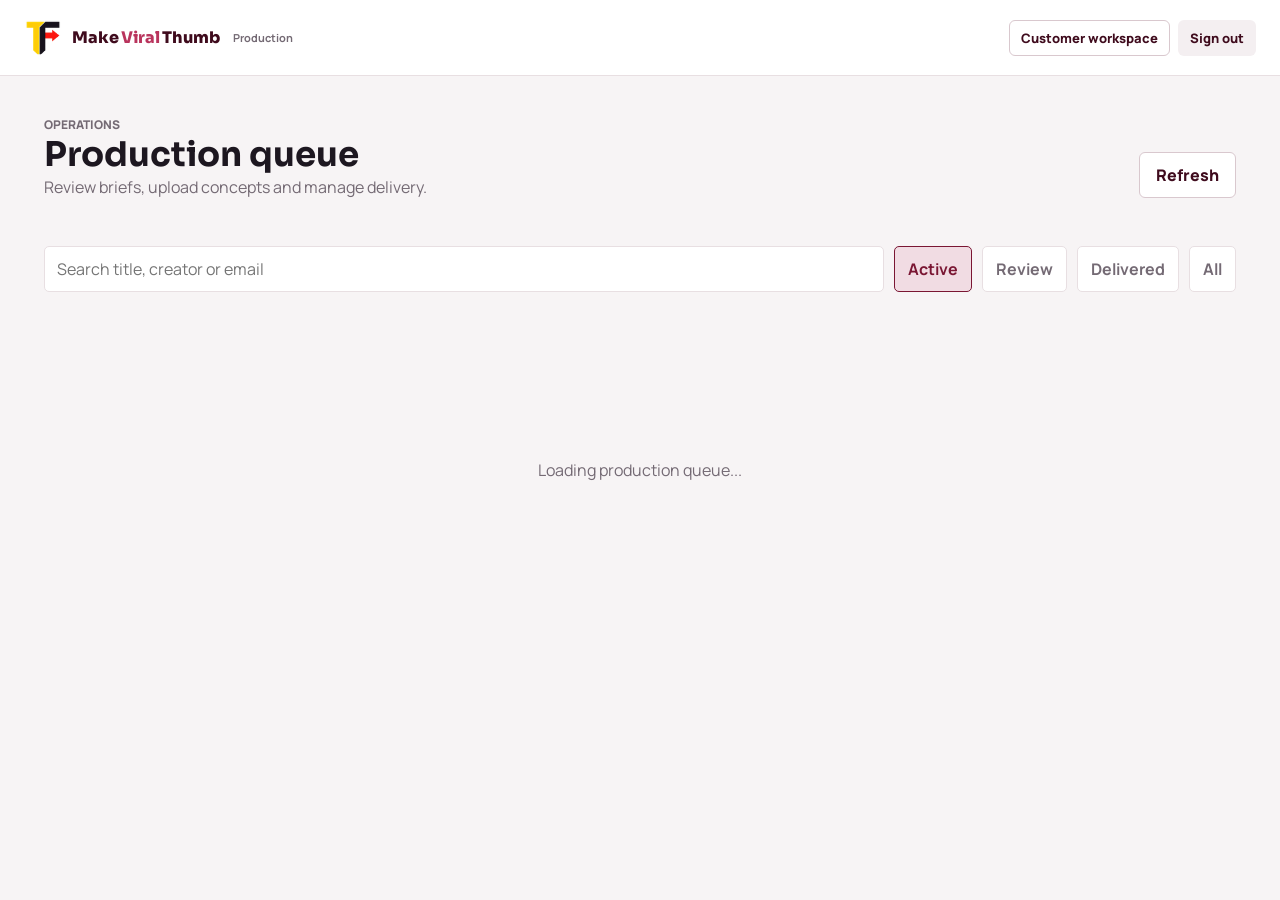
<file: admin.html>
<!doctype html>
<html lang="en">
<head>
  <meta charset="utf-8" />
  <meta name="viewport" content="width=device-width, initial-scale=1" />
  <meta name="robots" content="noindex" />
  <title>Production Console - MakeViralThumb</title>
  <link rel="icon" href="assets/brand/favicon.ico" sizes="any" />
  <link rel="preconnect" href="https://fonts.googleapis.com" />
  <link rel="preconnect" href="https://fonts.gstatic.com" crossorigin />
  <link href="https://fonts.googleapis.com/css2?family=Manrope:wght@400;500;600;700;800&family=Sora:wght@600;700;800&display=swap" rel="stylesheet" />
  <link rel="stylesheet" href="app.css?v=brand-1" />
</head>
<body class="app-page admin-page">
  <header class="admin-header">
    <a class="app-brand" href="index.html"><img src="assets/brand/thumbforge-64.png" alt="" /><span class="brand-wordmark"><span>Make</span><em>Viral</em><span>Thumb</span></span><small>Production</small></a>
    <div><a class="app-button secondary small" href="dashboard.html">Customer workspace</a><button class="app-button quiet small" id="adminSignOut" type="button">Sign out</button></div>
  </header>
  <main class="admin-main">
    <section class="view-header"><div><p class="app-eyebrow">Operations</p><h1>Production queue</h1><p>Review briefs, upload concepts and manage delivery.</p></div><button class="app-button secondary" id="refreshAdmin" type="button">Refresh</button></section>
    <div class="admin-stats" id="adminStats"></div>
    <div class="project-toolbar"><input class="search-input" id="adminSearch" placeholder="Search title, creator or email" /><button class="filter-button active" data-admin-filter="active" type="button">Active</button><button class="filter-button" data-admin-filter="review" type="button">Review</button><button class="filter-button" data-admin-filter="delivered" type="button">Delivered</button><button class="filter-button" data-admin-filter="all" type="button">All</button></div>
    <section id="adminQueue" class="admin-queue"><div class="loading-state">Loading production queue...</div></section>
  </main>
  <div id="appModal" class="app-modal" hidden></div>
  <div id="appToast" class="app-toast" role="status" hidden></div>
  <script type="module" src="admin.js?v=brand-1"></script>
</body>
</html>
</file>
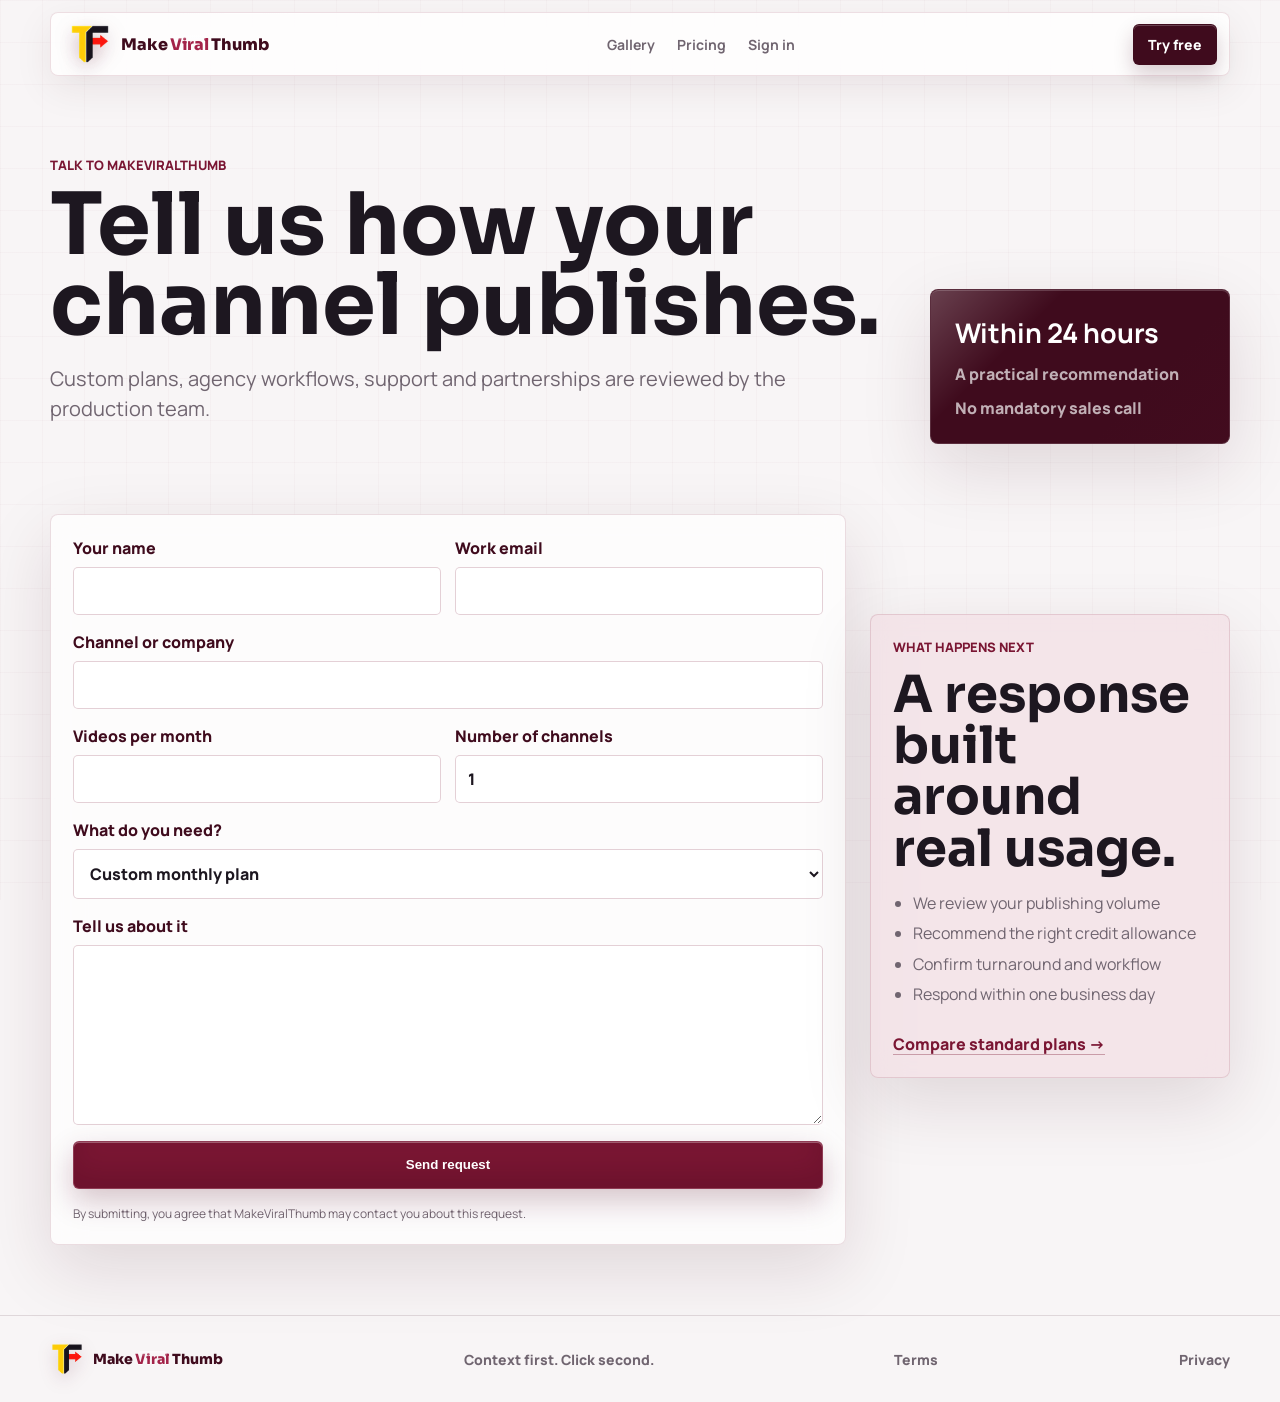
<file: contact.html>
<!doctype html>
<html lang="en">
<head>
  <meta charset="utf-8" />
  <meta name="viewport" content="width=device-width, initial-scale=1" />
  <title>Contact MakeViralThumb</title>
  <meta name="description" content="Contact MakeViralThumb for custom plans, agencies, support and partnership inquiries." />
  <meta name="theme-color" content="#7a1633" />
  <link rel="icon" href="assets/brand/favicon.ico" sizes="any" />
  <link rel="apple-touch-icon" href="assets/brand/thumbforge-192.png" />
  <link rel="preconnect" href="https://fonts.googleapis.com" />
  <link rel="preconnect" href="https://fonts.gstatic.com" crossorigin />
  <link href="https://fonts.googleapis.com/css2?family=Manrope:wght@400;500;600;700;800&family=Sora:wght@600;700;800&display=swap" rel="stylesheet" />
  <link rel="stylesheet" href="styles.css?v=brand-1" />
</head>
<body>
  <header class="site-header"><a class="brand" href="index.html"><span class="brand-mark"><img src="assets/brand/thumbforge-64.png" alt="" /></span><span class="brand-wordmark"><span>Make</span><em>Viral</em><span>Thumb</span></span></a><nav><a href="index.html#gallery">Gallery</a><a href="pricing.html">Pricing</a><a href="login.html">Sign in</a></nav><a class="nav-cta" href="login.html?mode=signup">Try free</a></header>
  <main>
    <section class="contact-hero"><div><p class="eyebrow">Talk to MakeViralThumb</p><h1>Tell us how your channel publishes.</h1><p>Custom plans, agency workflows, support and partnerships are reviewed by the production team.</p></div><div class="response-promise"><strong>Within 24 hours</strong><span>A practical recommendation</span><span>No mandatory sales call</span></div></section>
    <section class="brief-layout contact-layout">
      <form class="brief-form" id="contactForm">
        <div id="contactNotice" class="form-notice" hidden></div>
        <div class="field-grid"><label>Your name<input name="name" required /></label><label>Work email<input name="email" type="email" required /></label></div>
        <label>Channel or company<input name="channel_name" required /></label>
        <div class="field-grid"><label>Videos per month<input name="videos_per_month" type="number" min="1" /></label><label>Number of channels<input name="channel_count" type="number" min="1" value="1" /></label></div>
        <label>What do you need?<select name="request_type" id="requestType" required><option value="custom-plan">Custom monthly plan</option><option value="support">Account or product support</option><option value="agency">Agency or multi-channel workflow</option><option value="partnership">Partnership</option><option value="other">Something else</option></select></label>
        <label>Tell us about it<textarea name="message" rows="7" required></textarea></label>
        <button class="button primary full" id="contactSubmit" type="submit">Send request</button>
        <p class="fine-print">By submitting, you agree that MakeViralThumb may contact you about this request.</p>
      </form>
      <aside class="brief-aside"><p class="eyebrow">What happens next</p><h2>A response built around real usage.</h2><ul><li>We review your publishing volume</li><li>Recommend the right credit allowance</li><li>Confirm turnaround and workflow</li><li>Respond within one business day</li></ul><a class="text-link" href="pricing.html">Compare standard plans &rarr;</a></aside>
    </section>
  </main>
  <footer class="site-footer"><a class="footer-brand" href="index.html"><img src="assets/brand/thumbforge-64.png" alt="" /><span class="brand-wordmark"><span>Make</span><em>Viral</em><span>Thumb</span></span></a><span>Context first. Click second.</span><a href="terms.html">Terms</a><a href="privacy.html">Privacy</a></footer>
  <script type="module" src="contact.js?v=brand-1"></script>
</body>
</html>
</file>
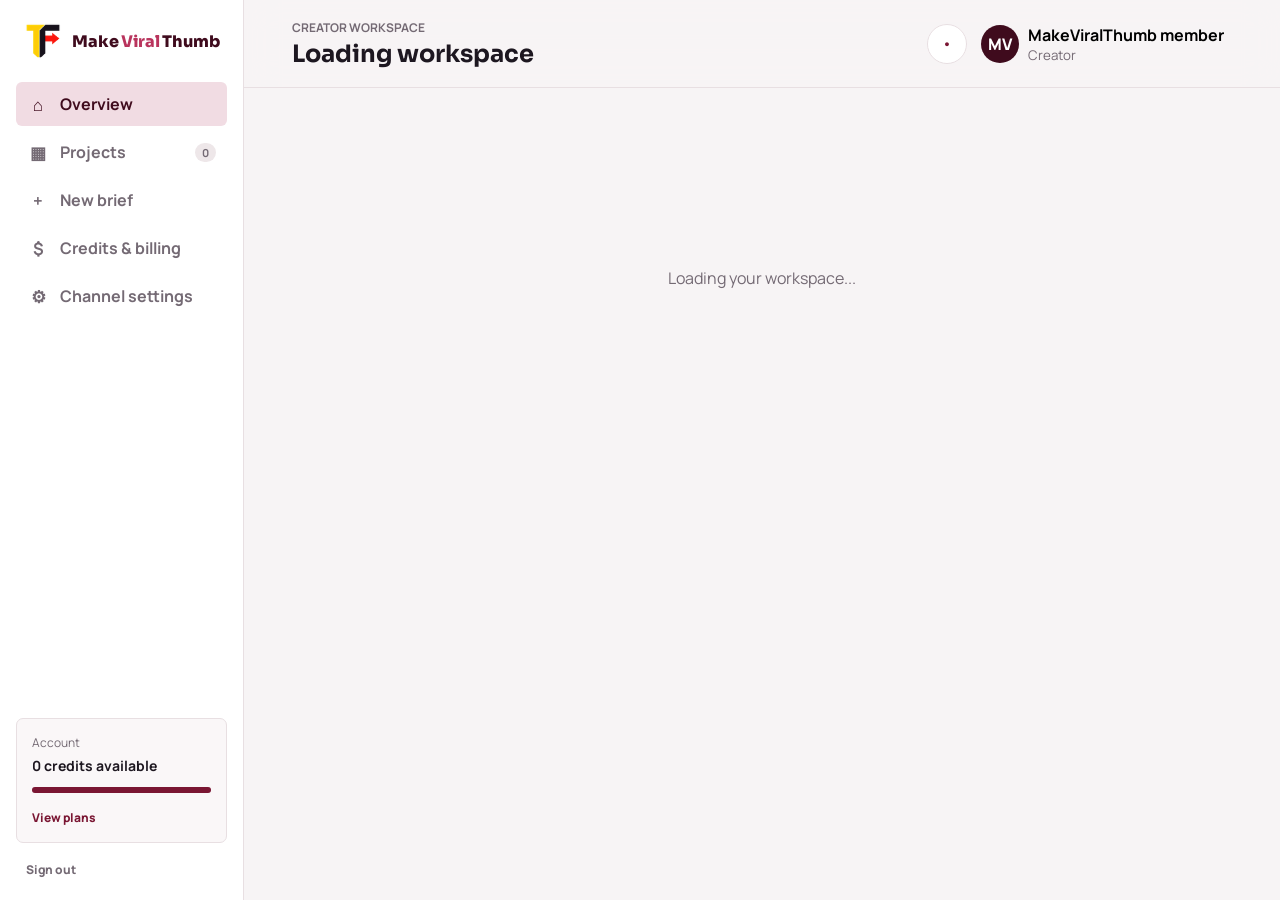
<file: dashboard.html>
<!doctype html>
<html lang="en">
<head>
  <meta charset="utf-8" />
  <meta name="viewport" content="width=device-width, initial-scale=1" />
  <title>Workspace - MakeViralThumb</title>
  <meta name="robots" content="noindex" />
  <meta name="theme-color" content="#7a1633" />
  <link rel="icon" href="assets/brand/favicon.ico" sizes="any" />
  <link rel="preconnect" href="https://fonts.googleapis.com" />
  <link rel="preconnect" href="https://fonts.gstatic.com" crossorigin />
  <link href="https://fonts.googleapis.com/css2?family=Manrope:wght@400;500;600;700;800&family=Sora:wght@600;700;800&display=swap" rel="stylesheet" />
  <link rel="stylesheet" href="app.css?v=brand-1" />
</head>
<body class="app-page">
  <div class="app-shell production-shell">
    <aside class="app-sidebar" id="appSidebar">
      <a class="app-brand" href="index.html"><img src="assets/brand/thumbforge-64.png" alt="" /><span class="brand-wordmark"><span>Make</span><em>Viral</em><span>Thumb</span></span></a>
      <nav class="app-nav" aria-label="Workspace navigation">
        <button class="nav-item active" data-view="home" type="button"><span class="nav-icon">&#8962;</span>Overview</button>
        <button class="nav-item" data-view="projects" type="button"><span class="nav-icon">&#9638;</span>Projects <span class="nav-count" id="projectCount">0</span></button>
        <button class="nav-item" data-view="brief" type="button"><span class="nav-icon">+</span>New brief</button>
        <button class="nav-item" data-view="billing" type="button"><span class="nav-icon">$</span>Credits & billing</button>
        <button class="nav-item" data-view="settings" type="button"><span class="nav-icon">&#9881;</span>Channel settings</button>
      </nav>
      <div class="sidebar-plan">
        <div><span id="sidePlan">Account</span><strong><b id="sideCredits">0</b> credits available</strong></div>
        <div class="credit-bar"><i id="sideCreditBar"></i></div>
        <a class="text-button" href="pricing.html">View plans</a>
      </div>
      <button class="logout-button" id="signOutButton" type="button">Sign out</button>
    </aside>
    <main class="app-main">
      <header class="app-topbar">
        <button class="menu-button" id="menuButton" type="button" aria-label="Open navigation">&#9776;</button>
        <div><p id="viewEyebrow">Creator workspace</p><h1 id="viewTitle">Loading workspace</h1></div>
        <div class="topbar-actions">
          <button class="icon-button" id="notificationButton" type="button" aria-label="Notifications">&#9679;<span class="notification-dot" hidden></span></button>
          <button class="profile-button" data-view="settings" type="button"><span id="profileInitials">MV</span><div><strong id="profileName">MakeViralThumb member</strong><small id="profileChannel">Creator</small></div></button>
        </div>
      </header>
      <section id="appContent" class="app-content" aria-live="polite"><div class="loading-state">Loading your workspace...</div></section>
    </main>
  </div>
  <div id="appModal" class="app-modal" hidden></div>
  <div id="appToast" class="app-toast" role="status" hidden></div>
  <script type="module" src="app.js?v=brand-1"></script>
</body>
</html>
</file>
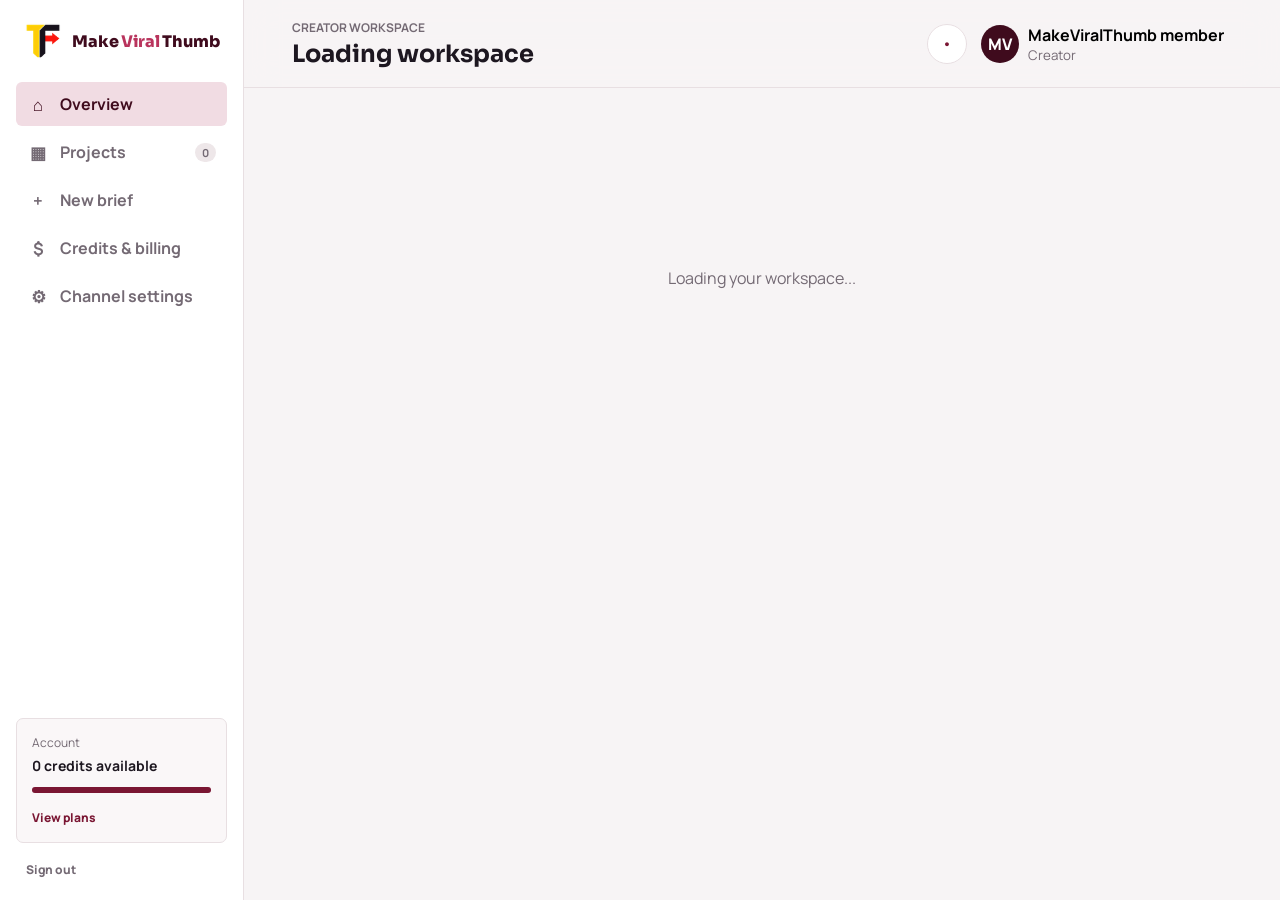
<file: intake.html>
<!doctype html>
<html lang="en">
<head>
  <meta charset="utf-8" />
  <meta name="viewport" content="width=device-width, initial-scale=1" />
  <meta name="robots" content="noindex" />
  <title>New Brief - MakeViralThumb</title>
  <meta http-equiv="refresh" content="0;url=dashboard.html?view=brief" />
  <link rel="canonical" href="dashboard.html?view=brief" />
</head>
<body>
  <p>Opening the secure <a href="dashboard.html?view=brief">thumbnail brief workspace</a>...</p>
</body>
</html>
</file>
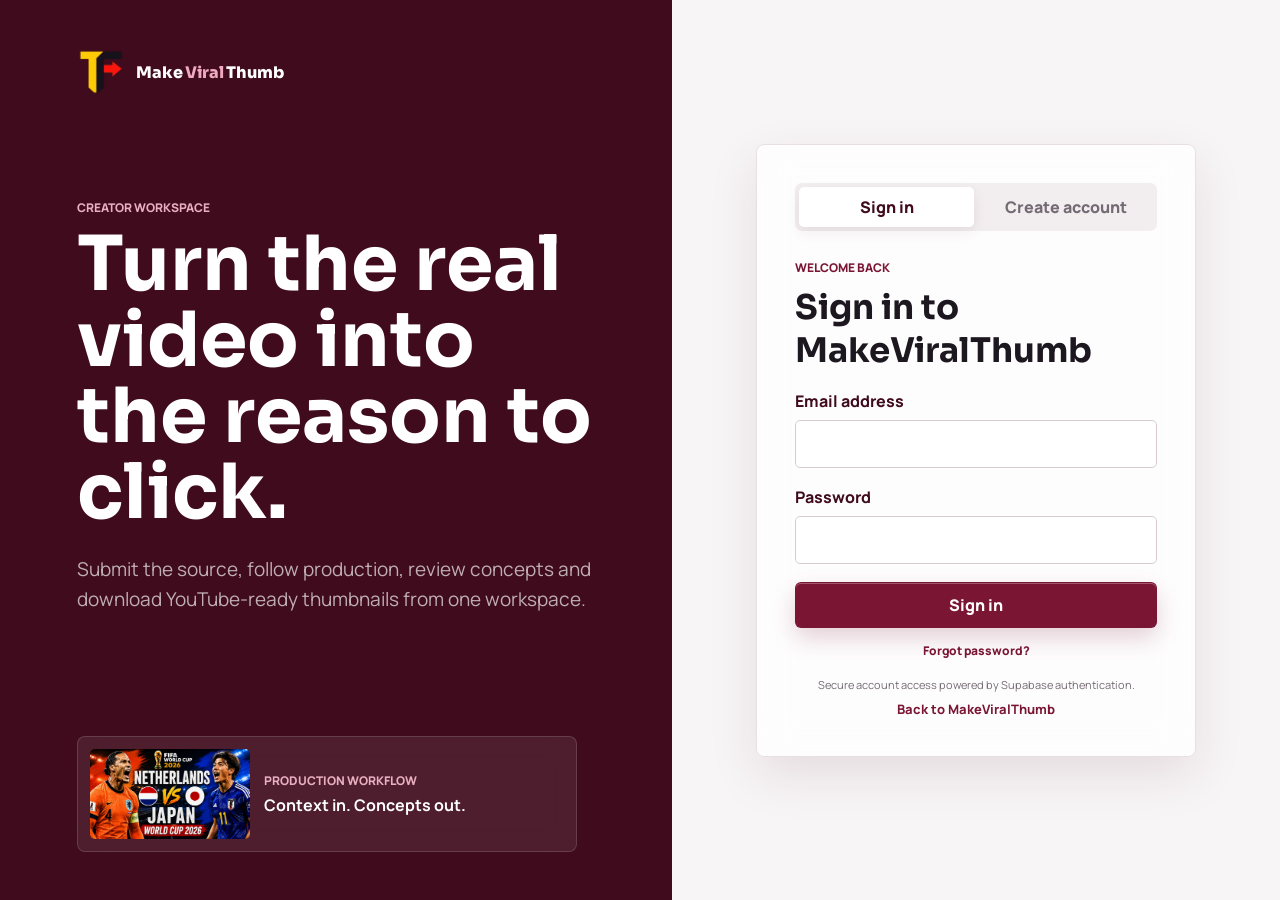
<file: login.html>
<!doctype html>
<html lang="en">
<head>
  <meta charset="utf-8" />
  <meta name="viewport" content="width=device-width, initial-scale=1" />
  <title>Sign in - MakeViralThumb</title>
  <meta name="description" content="Sign in or create your MakeViralThumb account." />
  <meta name="theme-color" content="#7a1633" />
  <link rel="icon" href="assets/brand/favicon.ico" sizes="any" />
  <link rel="apple-touch-icon" href="assets/brand/thumbforge-192.png" />
  <link rel="preconnect" href="https://fonts.googleapis.com" />
  <link rel="preconnect" href="https://fonts.gstatic.com" crossorigin />
  <link href="https://fonts.googleapis.com/css2?family=Manrope:wght@400;500;600;700;800&family=Sora:wght@600;700;800&display=swap" rel="stylesheet" />
  <link rel="stylesheet" href="app.css?v=brand-1" />
</head>
<body class="login-page">
  <main class="login-shell">
    <section class="login-visual">
      <a class="login-brand" href="index.html"><img src="assets/brand/thumbforge-logo.png" alt="" /><span class="brand-wordmark"><span>Make</span><em>Viral</em><span>Thumb</span></span></a>
      <div class="login-message">
        <p class="app-eyebrow">Creator workspace</p>
        <h1>Turn the real video into the reason to click.</h1>
        <p>Submit the source, follow production, review concepts and download YouTube-ready thumbnails from one workspace.</p>
      </div>
      <div class="login-preview" aria-hidden="true">
        <img src="assets/sample-football.png" alt="" />
        <div><span>Production workflow</span><strong>Context in. Concepts out.</strong></div>
      </div>
    </section>
    <section class="login-panel">
      <div class="login-card">
        <div class="auth-tabs">
          <button class="auth-tab active" data-auth-view="signin" type="button">Sign in</button>
          <button class="auth-tab" data-auth-view="signup" type="button">Create account</button>
        </div>
        <div id="authNotice" class="auth-notice" hidden></div>
        <form id="signInForm">
          <p class="app-eyebrow">Welcome back</p>
          <h2>Sign in to MakeViralThumb</h2>
          <label>Email address<input name="email" type="email" autocomplete="email" required /></label>
          <label>Password<input name="password" type="password" autocomplete="current-password" required /></label>
          <button class="app-button primary full" type="submit">Sign in</button>
          <button class="text-button auth-link" id="forgotPassword" type="button">Forgot password?</button>
        </form>
        <form id="signUpForm" hidden>
          <p class="app-eyebrow">New account</p>
          <h2>Create your workspace</h2>
          <div class="trial-callout"><strong>Your first concept is free.</strong><span>No card required. Upload your source and images, then review the finished result before choosing a plan.</span></div>
          <div class="auth-field-grid">
            <label>Your name<input name="full_name" autocomplete="name" required /></label>
            <label>Channel name<input name="channel_name" required /></label>
          </div>
          <label>Billing country<select name="country_code" required><option value="">Choose country</option><option value="US">United States</option><option value="GB">United Kingdom</option><option value="CA">Canada</option><option value="AU">Australia</option><option value="IN">India</option><option value="DE">Germany</option><option value="FR">France</option><option value="NL">Netherlands</option><option value="SG">Singapore</option><option value="OTHER">Other</option></select></label>
          <label>Email address<input name="email" type="email" autocomplete="email" required /></label>
          <label>Password<input name="password" type="password" minlength="8" autocomplete="new-password" required /></label>
          <label class="checkbox-label"><input name="terms" type="checkbox" required /><span>I agree to the <a href="terms.html">Terms</a> and <a href="privacy.html">Privacy Policy</a>.</span></label>
          <button class="app-button primary full" type="submit">Start Free Thumbnail</button>
        </form>
        <p class="auth-footnote">Secure account access powered by Supabase authentication.</p>
        <a class="back-link" href="index.html">Back to MakeViralThumb</a>
      </div>
    </section>
  </main>
  <script type="module" src="auth.js?v=brand-1"></script>
</body>
</html>
</file>
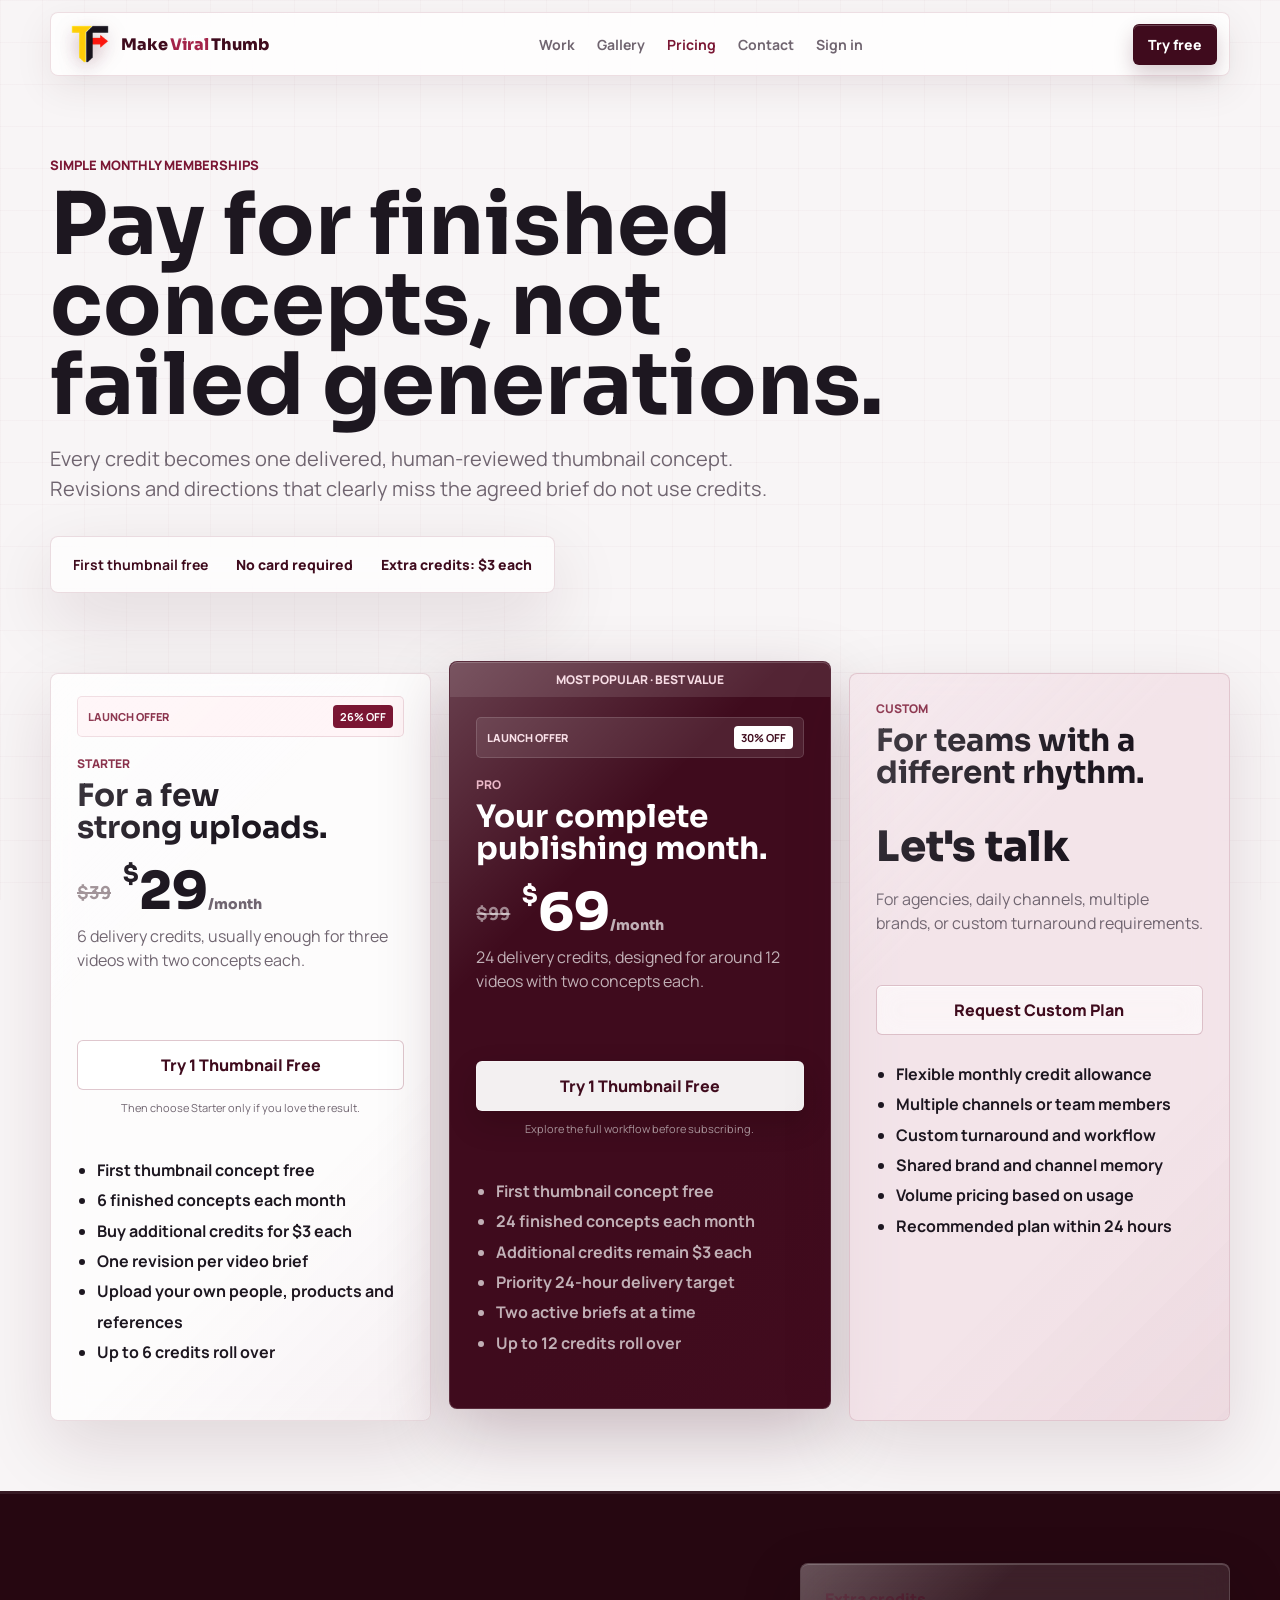
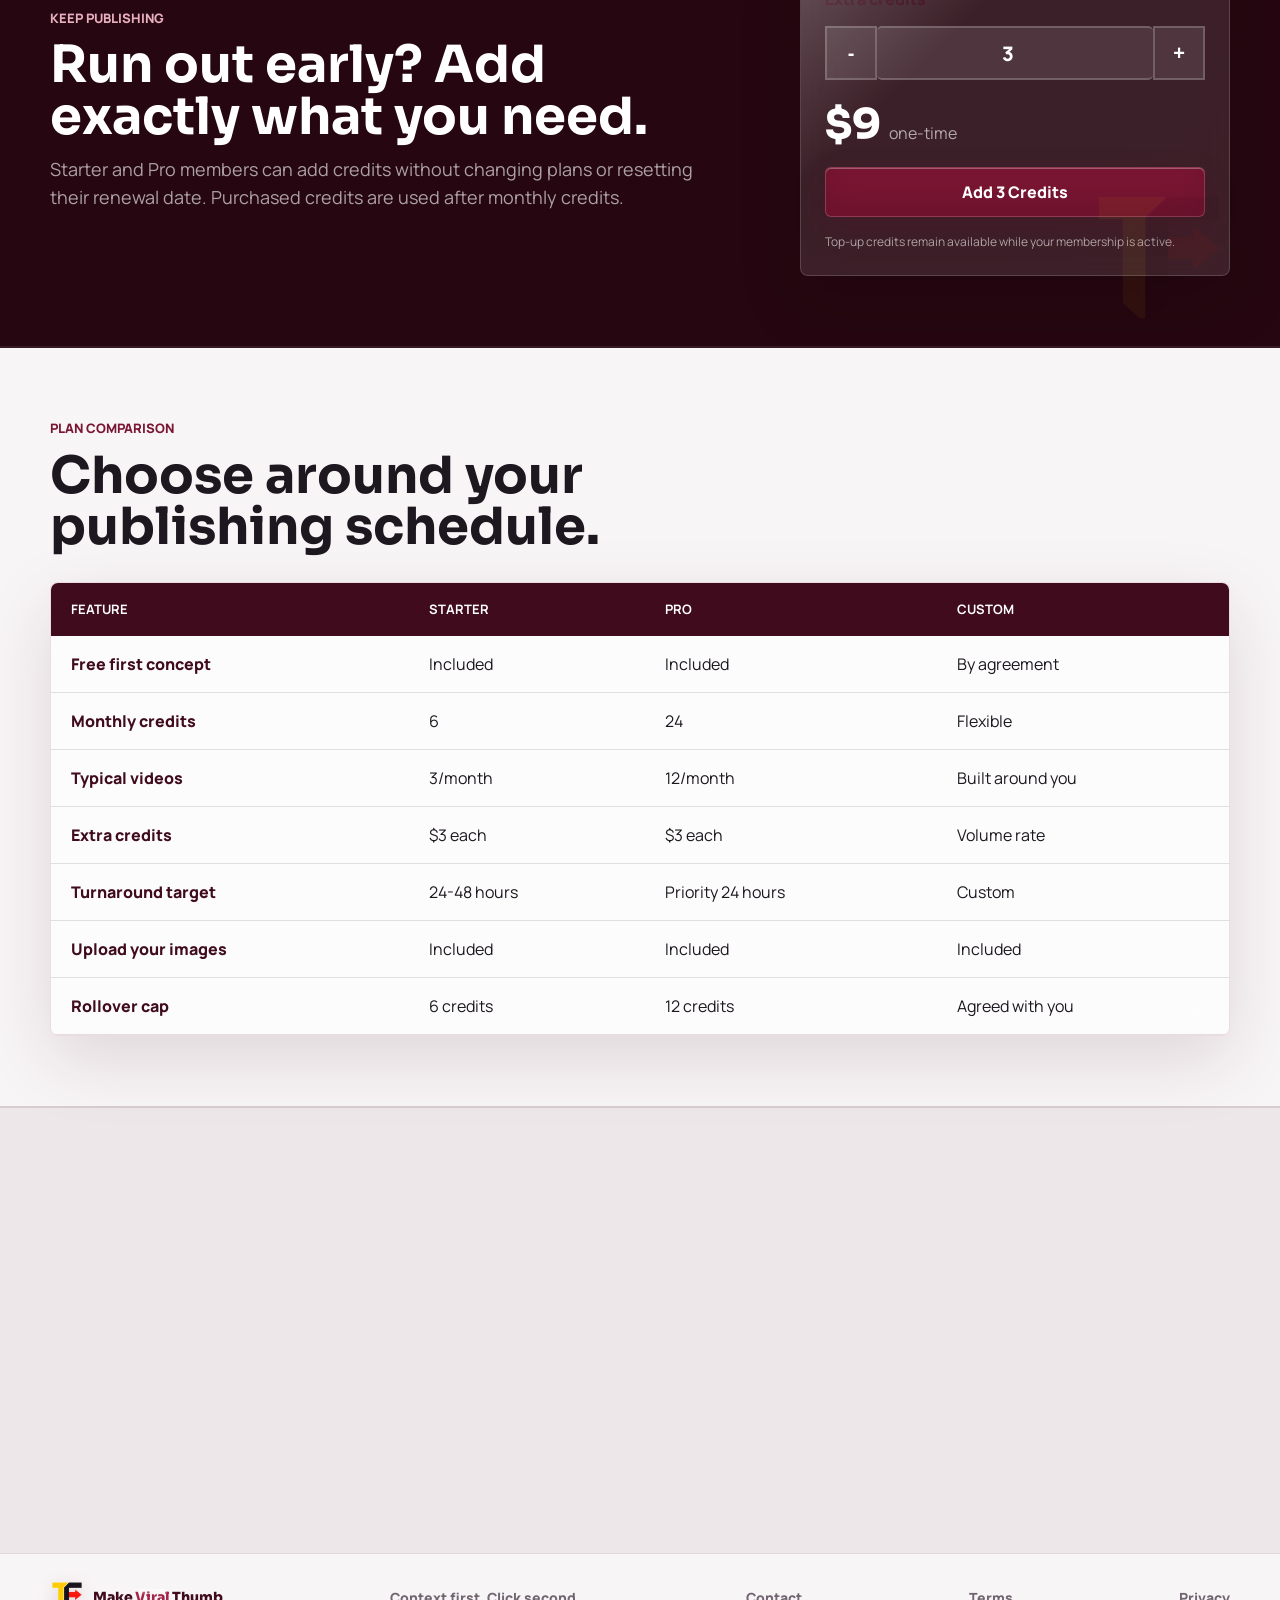
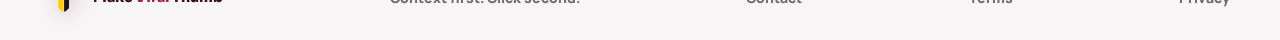
<file: pricing.html>
<!doctype html>
<html lang="en">
<head>
  <meta charset="utf-8" />
  <meta name="viewport" content="width=device-width, initial-scale=1" />
  <title>Pricing - MakeViralThumb</title>
  <meta name="description" content="Choose a MakeViralThumb thumbnail membership. Start with 6 credits, publish all month with 24, or request a custom creator-team plan." />
  <meta name="theme-color" content="#7a1633" />
  <link rel="icon" href="assets/brand/favicon.ico" sizes="any" />
    <link rel="apple-touch-icon" href="assets/brand/thumbforge-192.png" />
    <link rel="manifest" href="site.webmanifest" />
    <link rel="shortcut icon" href="assets/brand/favicon.ico" />
    <meta property="og:type" content="website" />
    <meta property="og:site_name" content="MakeViralThumb" />
    <meta property="og:title" content="Pricing - MakeViralThumb" />
    <meta property="og:image" content="https://makeviralthumb.com/assets/brand/makeviralthumb-social.png" />
    <meta property="og:image:width" content="1200" />
    <meta property="og:image:height" content="630" />
    <meta name="twitter:card" content="summary" />
    <meta name="twitter:title" content="Pricing - MakeViralThumb" />
    <meta name="twitter:image" content="https://makeviralthumb.com/assets/brand/makeviralthumb-social.png" />
    <link rel="preconnect" href="https://fonts.googleapis.com" />
    <link rel="preconnect" href="https://fonts.gstatic.com" crossorigin />
    <link href="https://fonts.googleapis.com/css2?family=Manrope:wght@400;500;600;700;800&family=Sora:wght@600;700;800&display=swap" rel="stylesheet" />
    <link rel="stylesheet" href="styles.css?v=brand-1" />
</head>
<body>
  <header class="site-header">
    <a class="brand" href="index.html" aria-label="MakeViralThumb home"><span class="brand-mark"><img src="assets/brand/thumbforge-64.png" alt="" /></span><span class="brand-wordmark"><span>Make</span><em>Viral</em><span>Thumb</span></span></a>
    <nav aria-label="Main navigation"><a href="index.html#work">Work</a><a href="index.html#gallery">Gallery</a><a href="pricing.html" aria-current="page">Pricing</a><a href="contact.html">Contact</a><a href="login.html">Sign in</a></nav>
    <a class="nav-cta" href="login.html?mode=signup">Try free</a>
  </header>
  <main>
    <section class="pricing-hero">
      <p class="eyebrow">Simple monthly memberships</p>
      <h1>Pay for finished concepts, not failed generations.</h1>
      <p>Every credit becomes one delivered, human-reviewed thumbnail concept. Revisions and directions that clearly miss the agreed brief do not use credits.</p>
      <div class="billing-note"><strong>First thumbnail free</strong><span>No card required</span><span>Extra credits: $3 each</span></div>
    </section>
    <section id="plans" class="section plan-section">
      <div class="plan-grid">
        <article class="membership-card">
          <div class="discount-ribbon"><span>Launch offer</span><strong>26% off</strong></div>
          <div class="membership-card-head"><p class="plan-kicker">Starter</p><h2>For a few strong uploads.</h2><div class="price-line"><span class="was-price">$39</span><p class="membership-price"><span>$</span>29<small>/month</small></p></div><p>6 delivery credits, usually enough for three videos with two concepts each.</p></div>
          <a class="button secondary full checkout-button" href="login.html?mode=signup&plan=starter">Try 1 Thumbnail Free</a>
          <p class="trial-note">Then choose Starter only if you love the result.</p>
          <ul class="membership-features"><li>First thumbnail concept free</li><li>6 finished concepts each month</li><li>Buy additional credits for $3 each</li><li>One revision per video brief</li><li>Upload your own people, products and references</li><li>Up to 6 credits roll over</li></ul>
        </article>
        <article class="membership-card featured-plan">
          <div class="popular-label">Most popular &middot; Best value</div>
          <div class="discount-ribbon pro-discount"><span>Launch offer</span><strong>30% off</strong></div>
          <div class="membership-card-head"><p class="plan-kicker">Pro</p><h2>Your complete publishing month.</h2><div class="price-line"><span class="was-price">$99</span><p class="membership-price"><span>$</span>69<small>/month</small></p></div><p>24 delivery credits, designed for around 12 videos with two concepts each.</p></div>
          <a class="button primary full checkout-button" href="login.html?mode=signup&plan=pro">Try 1 Thumbnail Free</a>
          <p class="trial-note">Explore the full workflow before subscribing.</p>
          <ul class="membership-features"><li>First thumbnail concept free</li><li>24 finished concepts each month</li><li>Additional credits remain $3 each</li><li>Priority 24-hour delivery target</li><li>Two active briefs at a time</li><li>Up to 12 credits roll over</li></ul>
        </article>
        <article class="membership-card custom-plan-card">
          <div class="membership-card-head"><p class="plan-kicker">Custom</p><h2>For teams with a different rhythm.</h2><p class="custom-price">Let's talk</p><p>For agencies, daily channels, multiple brands, or custom turnaround requirements.</p></div>
          <a class="button secondary full" href="contact.html">Request Custom Plan</a>
          <ul class="membership-features"><li>Flexible monthly credit allowance</li><li>Multiple channels or team members</li><li>Custom turnaround and workflow</li><li>Shared brand and channel memory</li><li>Volume pricing based on usage</li><li>Recommended plan within 24 hours</li></ul>
        </article>
      </div>
    </section>
    <section class="section topup-section">
      <div><p class="eyebrow">Keep publishing</p><h2>Run out early? Add exactly what you need.</h2><p>Starter and Pro members can add credits without changing plans or resetting their renewal date. Purchased credits are used after monthly credits.</p></div>
      <div class="topup-calculator">
        <label for="creditAmount">Extra credits</label>
        <div class="credit-control"><button type="button" class="credit-step" data-step="-1" aria-label="Remove one credit">-</button><input id="creditAmount" type="number" min="1" max="100" value="3" inputmode="numeric" /><button type="button" class="credit-step" data-step="1" aria-label="Add one credit">+</button></div>
        <p class="topup-total"><span id="creditTotal">$9</span> one-time</p>
        <a class="button primary full" id="topupButton" href="contact.html?request=topup&credits=3">Add 3 Credits</a>
        <p class="fine-print">Top-up credits remain available while your membership is active.</p>
      </div>
    </section>
    <section class="section comparison-section">
      <div class="section-heading"><p class="eyebrow">Plan comparison</p><h2>Choose around your publishing schedule.</h2></div>
      <div class="comparison-table-wrap"><table class="comparison-table"><thead><tr><th>Feature</th><th>Starter</th><th>Pro</th><th>Custom</th></tr></thead><tbody>
        <tr><td>Free first concept</td><td>Included</td><td>Included</td><td>By agreement</td></tr><tr><td>Monthly credits</td><td>6</td><td>24</td><td>Flexible</td></tr><tr><td>Typical videos</td><td>3/month</td><td>12/month</td><td>Built around you</td></tr><tr><td>Extra credits</td><td>$3 each</td><td>$3 each</td><td>Volume rate</td></tr><tr><td>Turnaround target</td><td>24-48 hours</td><td>Priority 24 hours</td><td>Custom</td></tr><tr><td>Upload your images</td><td>Included</td><td>Included</td><td>Included</td></tr><tr><td>Rollover cap</td><td>6 credits</td><td>12 credits</td><td>Agreed with you</td></tr>
      </tbody></table></div>
    </section>
    <section class="section faq-section pricing-faq"><div class="section-heading"><p class="eyebrow">Pricing FAQ</p><h2>No surprise deductions.</h2></div><div class="faq-grid">
      <details open><summary>How does the free first try work?</summary><p>Create an account and submit one brief for one finished concept. No card is required. After reviewing it, choose Starter, Pro, or stop there.</p></details><details><summary>What counts as one credit?</summary><p>One finished thumbnail concept delivered for review counts as one credit.</p></details><details><summary>What happens when I reach zero?</summary><p>You can add any number of credits for $3 each or wait for your normal monthly renewal.</p></details><details><summary>Do revisions cost credits?</summary><p>No. One reasonable revision is included with each video brief.</p></details>
    </div></section>
  </main>
  <footer class="site-footer"><a class="footer-brand" href="index.html" aria-label="MakeViralThumb home"><img src="assets/brand/thumbforge-64.png" alt="" /><span class="brand-wordmark"><span>Make</span><em>Viral</em><span>Thumb</span></span></a><span>Context first. Click second.</span><a href="contact.html">Contact</a><a href="terms.html">Terms</a><a href="privacy.html">Privacy</a></footer>
  <script src="script.js?v=brand-1"></script>
</body>
</html>
</file>
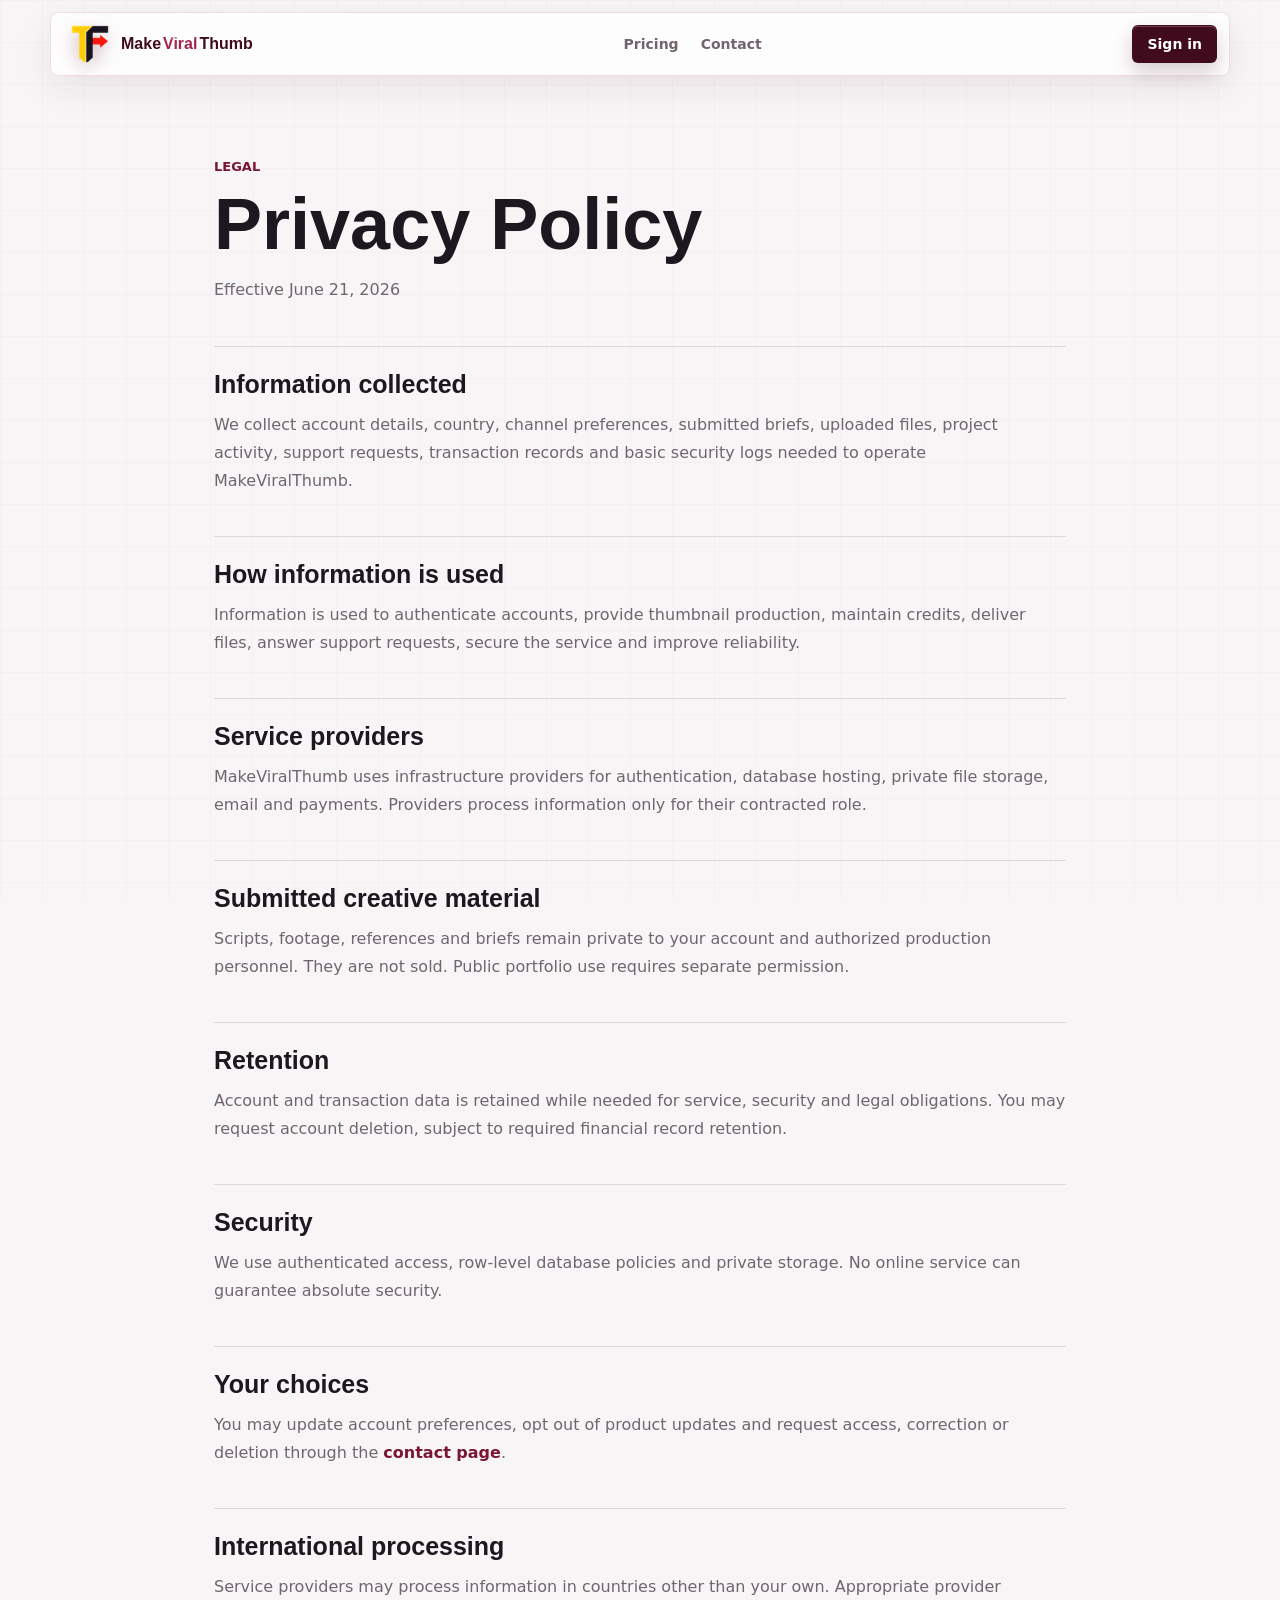
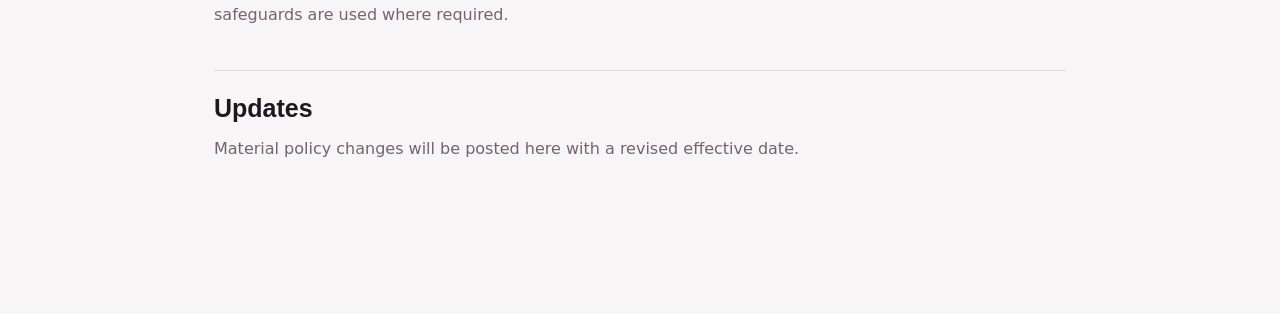
<file: privacy.html>
<!doctype html><html lang="en"><head><meta charset="utf-8"><meta name="viewport" content="width=device-width,initial-scale=1"><title>Privacy Policy - MakeViralThumb</title><link rel="icon" href="assets/brand/favicon.ico"><link rel="stylesheet" href="styles.css?v=brand-1"><link rel="stylesheet" href="legal.css?v=production-1"></head><body><header class="site-header"><a class="brand" href="index.html"><span class="brand-mark"><img src="assets/brand/thumbforge-64.png" alt=""></span><span class="brand-wordmark"><span>Make</span><em>Viral</em><span>Thumb</span></span></a><nav><a href="pricing.html">Pricing</a><a href="contact.html">Contact</a></nav><a class="nav-cta" href="login.html">Sign in</a></header><main class="legal-main"><p class="eyebrow">Legal</p><h1>Privacy Policy</h1><p class="legal-meta">Effective June 21, 2026</p><section><h2>Information collected</h2><p>We collect account details, country, channel preferences, submitted briefs, uploaded files, project activity, support requests, transaction records and basic security logs needed to operate MakeViralThumb.</p></section><section><h2>How information is used</h2><p>Information is used to authenticate accounts, provide thumbnail production, maintain credits, deliver files, answer support requests, secure the service and improve reliability.</p></section><section><h2>Service providers</h2><p>MakeViralThumb uses infrastructure providers for authentication, database hosting, private file storage, email and payments. Providers process information only for their contracted role.</p></section><section><h2>Submitted creative material</h2><p>Scripts, footage, references and briefs remain private to your account and authorized production personnel. They are not sold. Public portfolio use requires separate permission.</p></section><section><h2>Retention</h2><p>Account and transaction data is retained while needed for service, security and legal obligations. You may request account deletion, subject to required financial record retention.</p></section><section><h2>Security</h2><p>We use authenticated access, row-level database policies and private storage. No online service can guarantee absolute security.</p></section><section><h2>Your choices</h2><p>You may update account preferences, opt out of product updates and request access, correction or deletion through the <a href="contact.html">contact page</a>.</p></section><section><h2>International processing</h2><p>Service providers may process information in countries other than your own. Appropriate provider safeguards are used where required.</p></section><section><h2>Updates</h2><p>Material policy changes will be posted here with a revised effective date.</p></section></main></body></html>
</file>
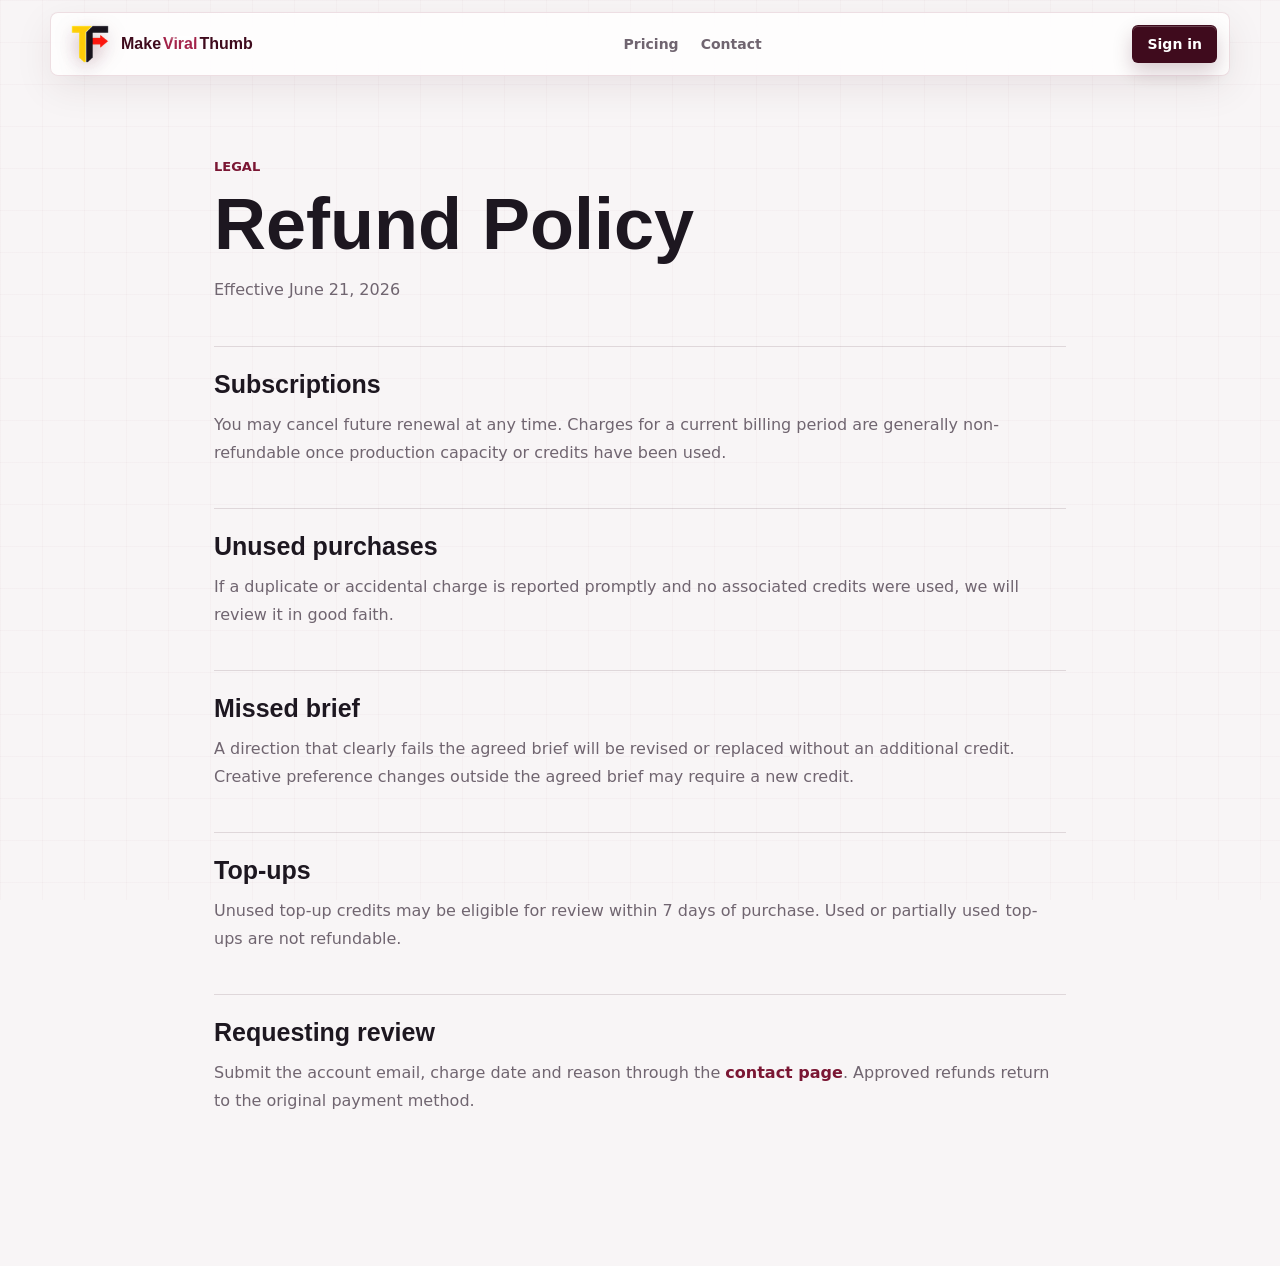
<file: refund.html>
<!doctype html><html lang="en"><head><meta charset="utf-8"><meta name="viewport" content="width=device-width,initial-scale=1"><title>Refund Policy - MakeViralThumb</title><link rel="icon" href="assets/brand/favicon.ico"><link rel="stylesheet" href="styles.css?v=brand-1"><link rel="stylesheet" href="legal.css?v=production-1"></head><body><header class="site-header"><a class="brand" href="index.html"><span class="brand-mark"><img src="assets/brand/thumbforge-64.png" alt=""></span><span class="brand-wordmark"><span>Make</span><em>Viral</em><span>Thumb</span></span></a><nav><a href="pricing.html">Pricing</a><a href="contact.html">Contact</a></nav><a class="nav-cta" href="login.html">Sign in</a></header><main class="legal-main"><p class="eyebrow">Legal</p><h1>Refund Policy</h1><p class="legal-meta">Effective June 21, 2026</p><section><h2>Subscriptions</h2><p>You may cancel future renewal at any time. Charges for a current billing period are generally non-refundable once production capacity or credits have been used.</p></section><section><h2>Unused purchases</h2><p>If a duplicate or accidental charge is reported promptly and no associated credits were used, we will review it in good faith.</p></section><section><h2>Missed brief</h2><p>A direction that clearly fails the agreed brief will be revised or replaced without an additional credit. Creative preference changes outside the agreed brief may require a new credit.</p></section><section><h2>Top-ups</h2><p>Unused top-up credits may be eligible for review within 7 days of purchase. Used or partially used top-ups are not refundable.</p></section><section><h2>Requesting review</h2><p>Submit the account email, charge date and reason through the <a href="contact.html">contact page</a>. Approved refunds return to the original payment method.</p></section></main></body></html>
</file>
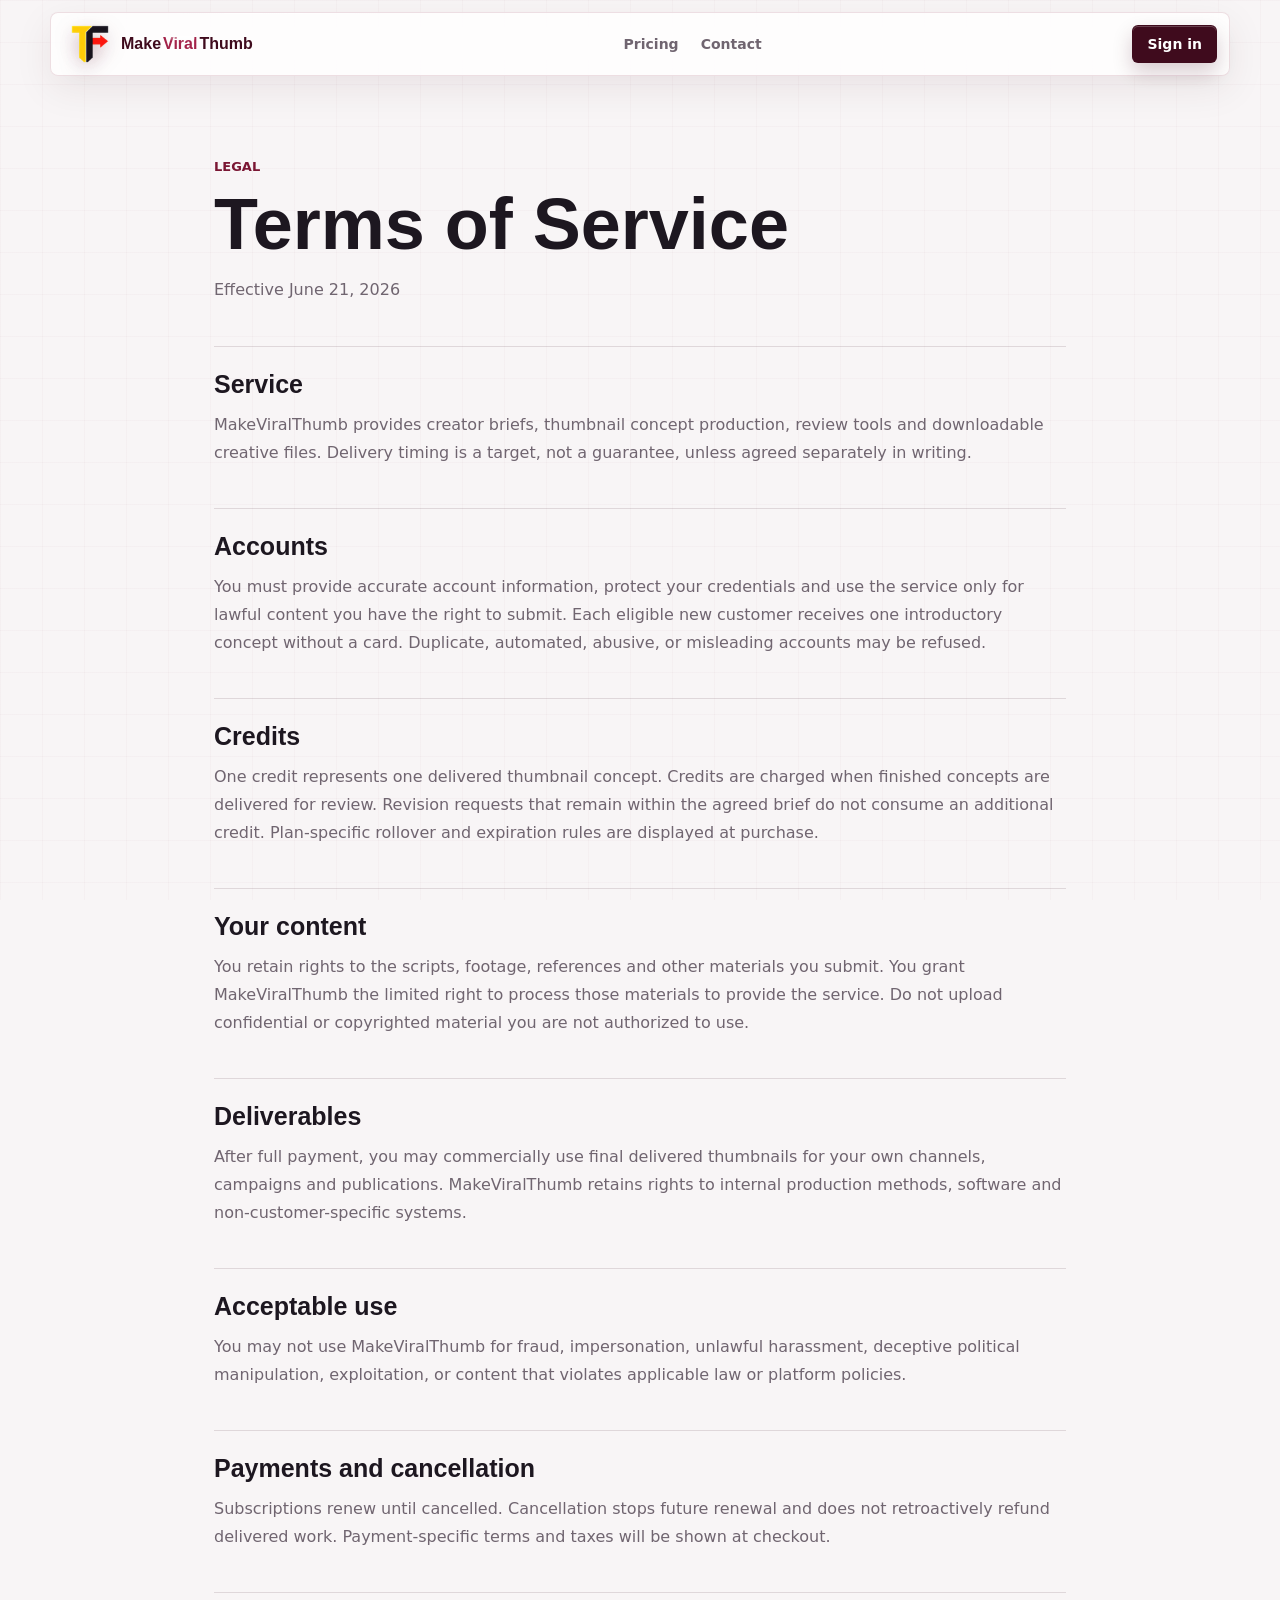
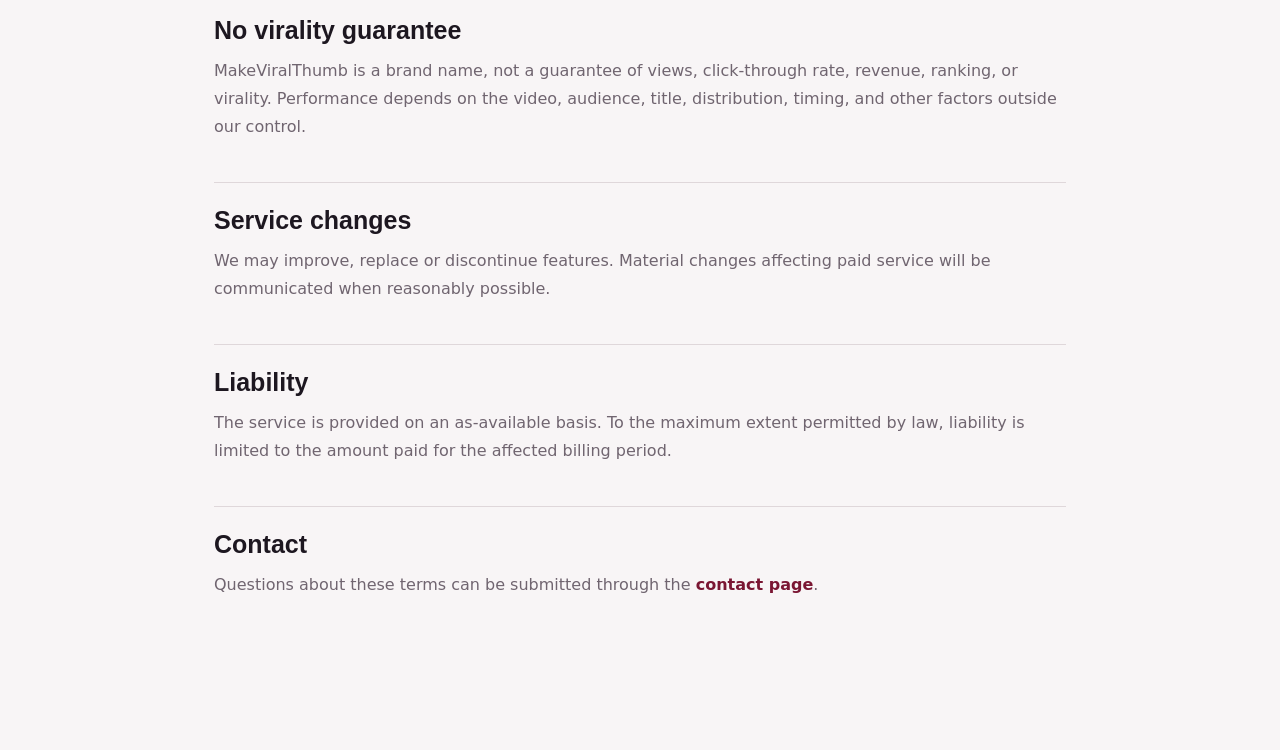
<file: terms.html>
<!doctype html><html lang="en"><head><meta charset="utf-8"><meta name="viewport" content="width=device-width,initial-scale=1"><title>Terms of Service - MakeViralThumb</title><link rel="icon" href="assets/brand/favicon.ico"><link rel="stylesheet" href="styles.css?v=brand-1"><link rel="stylesheet" href="legal.css?v=production-1"></head><body><header class="site-header"><a class="brand" href="index.html"><span class="brand-mark"><img src="assets/brand/thumbforge-64.png" alt=""></span><span class="brand-wordmark"><span>Make</span><em>Viral</em><span>Thumb</span></span></a><nav><a href="pricing.html">Pricing</a><a href="contact.html">Contact</a></nav><a class="nav-cta" href="login.html">Sign in</a></header><main class="legal-main"><p class="eyebrow">Legal</p><h1>Terms of Service</h1><p class="legal-meta">Effective June 21, 2026</p><section><h2>Service</h2><p>MakeViralThumb provides creator briefs, thumbnail concept production, review tools and downloadable creative files. Delivery timing is a target, not a guarantee, unless agreed separately in writing.</p></section><section><h2>Accounts</h2><p>You must provide accurate account information, protect your credentials and use the service only for lawful content you have the right to submit. Each eligible new customer receives one introductory concept without a card. Duplicate, automated, abusive, or misleading accounts may be refused.</p></section><section><h2>Credits</h2><p>One credit represents one delivered thumbnail concept. Credits are charged when finished concepts are delivered for review. Revision requests that remain within the agreed brief do not consume an additional credit. Plan-specific rollover and expiration rules are displayed at purchase.</p></section><section><h2>Your content</h2><p>You retain rights to the scripts, footage, references and other materials you submit. You grant MakeViralThumb the limited right to process those materials to provide the service. Do not upload confidential or copyrighted material you are not authorized to use.</p></section><section><h2>Deliverables</h2><p>After full payment, you may commercially use final delivered thumbnails for your own channels, campaigns and publications. MakeViralThumb retains rights to internal production methods, software and non-customer-specific systems.</p></section><section><h2>Acceptable use</h2><p>You may not use MakeViralThumb for fraud, impersonation, unlawful harassment, deceptive political manipulation, exploitation, or content that violates applicable law or platform policies.</p></section><section><h2>Payments and cancellation</h2><p>Subscriptions renew until cancelled. Cancellation stops future renewal and does not retroactively refund delivered work. Payment-specific terms and taxes will be shown at checkout.</p></section><section><h2>No virality guarantee</h2><p>MakeViralThumb is a brand name, not a guarantee of views, click-through rate, revenue, ranking, or virality. Performance depends on the video, audience, title, distribution, timing, and other factors outside our control.</p></section><section><h2>Service changes</h2><p>We may improve, replace or discontinue features. Material changes affecting paid service will be communicated when reasonably possible.</p></section><section><h2>Liability</h2><p>The service is provided on an as-available basis. To the maximum extent permitted by law, liability is limited to the amount paid for the affected billing period.</p></section><section><h2>Contact</h2><p>Questions about these terms can be submitted through the <a href="contact.html">contact page</a>.</p></section></main></body></html>
</file>
<file: app.css>
﻿:root{--ink:#1d1720;--muted:#746a74;--paper:#f7f4f5;--panel:#fff;--line:#e8dfe2;--wine:#7a1633;--wine-deep:#3f0b1d;--rose:#f1dce3;--green:#237a57;--amber:#9b6013;--shadow:0 18px 50px rgba(61,12,30,.1)}
*{box-sizing:border-box}body{margin:0;color:var(--ink);background:var(--paper);font-family:"Manrope",sans-serif}button,input,select,textarea{font:inherit}button{cursor:pointer}h1,h2,h3,p{margin-top:0}h1,h2,h3,.app-brand,.login-brand{font-family:"Sora",sans-serif;letter-spacing:0}img{display:block;max-width:100%}a{color:inherit;text-decoration:none}
.app-eyebrow{margin-bottom:10px;color:var(--wine);font-size:12px;font-weight:800;text-transform:uppercase}.app-button{display:inline-flex;min-height:46px;align-items:center;justify-content:center;padding:11px 16px;border:1px solid transparent;border-radius:6px;font-weight:800}.app-button.primary{background:var(--wine);box-shadow:inset 0 1px rgba(255,255,255,.28),0 10px 25px rgba(122,22,51,.2);color:#fff}.app-button.secondary{border-color:#d9c8ce;background:#fff;color:var(--wine-deep)}.app-button.quiet{background:#f4eff1;color:var(--wine-deep)}.app-button.full{width:100%}.app-button.small{min-height:36px;padding:7px 11px;font-size:13px}
.login-page{min-height:100vh;background:#f8f5f6}.login-shell{display:grid;min-height:100vh;grid-template-columns:1.05fr .95fr}.login-visual{position:relative;display:flex;overflow:hidden;flex-direction:column;padding:48px clamp(28px,6vw,90px);background:var(--wine-deep);color:#fff}.login-visual::after{position:absolute;right:-140px;bottom:-160px;width:520px;height:520px;border:1px solid rgba(255,255,255,.08);border-radius:50%;box-shadow:0 0 0 80px rgba(255,255,255,.02),0 0 0 160px rgba(255,255,255,.015);content:""}.login-brand{display:flex;align-items:center;gap:11px;font-weight:800}.login-brand img{width:48px;height:48px}.login-message{max-width:650px;margin:auto 0}.login-message .app-eyebrow{color:#e9afc1}.login-message h1{margin-bottom:24px;font-size:clamp(46px,6vw,76px);line-height:1}.login-message>p:last-child{max-width:570px;color:rgba(255,255,255,.67);font-size:19px;line-height:1.6}.login-preview{position:relative;z-index:1;display:flex;max-width:500px;align-items:center;gap:14px;padding:12px;border:1px solid rgba(255,255,255,.14);border-radius:8px;background:rgba(255,255,255,.08);backdrop-filter:blur(14px)}.login-preview img{width:160px;border-radius:5px}.login-preview div{display:grid;gap:5px}.login-preview span{color:#e9afc1;font-size:12px;font-weight:800;text-transform:uppercase}.login-panel{display:grid;place-items:center;padding:30px}.login-card{width:min(440px,100%);padding:38px;border:1px solid var(--line);border-radius:8px;background:rgba(255,255,255,.82);box-shadow:var(--shadow);backdrop-filter:blur(18px)}.login-card h2{margin-bottom:8px;font-size:34px}.login-help,.demo-note{color:var(--muted);line-height:1.5}.login-card label,.form-field{display:grid;gap:8px;margin:18px 0;color:var(--wine-deep);font-weight:750}.login-card input,.app-form input,.app-form select,.app-form textarea{width:100%;padding:12px 13px;border:1px solid #d9cbd0;border-radius:5px;outline:none;background:#fff;color:var(--ink)}.login-card input:focus,.app-form input:focus,.app-form select:focus,.app-form textarea:focus{border-color:var(--wine);box-shadow:0 0 0 3px rgba(122,22,51,.09)}.login-card .quiet{margin-top:10px}.demo-note{margin:18px 0 10px;font-size:12px;text-align:center}.back-link{display:block;color:var(--wine);font-size:13px;font-weight:750;text-align:center}
.demo-banner{display:flex;min-height:36px;align-items:center;justify-content:center;gap:10px;background:var(--wine-deep);color:rgba(255,255,255,.72);font-size:12px}.demo-banner strong{color:#fff}.demo-banner button{border:0;background:transparent;color:#e9afc1;font-weight:800;text-decoration:underline}.app-shell{display:grid;min-height:calc(100vh - 36px);grid-template-columns:244px minmax(0,1fr)}.app-sidebar{position:sticky;top:0;display:flex;height:calc(100vh - 36px);flex-direction:column;padding:22px 16px;border-right:1px solid var(--line);background:#fff}.app-brand{display:flex;align-items:center;gap:10px;padding:0 8px 22px;color:var(--wine-deep);font-weight:800}.app-brand img{width:38px;height:38px}.app-nav{display:grid;gap:4px}.nav-item{display:flex;width:100%;min-height:44px;align-items:center;gap:11px;padding:10px 11px;border:0;border-radius:6px;background:transparent;color:var(--muted);font-weight:700;text-align:left}.nav-item:hover,.nav-item.active{background:var(--rose);color:var(--wine-deep)}.nav-icon{display:grid;width:22px;height:22px;place-items:center;font-size:17px}.nav-count{margin-left:auto;padding:2px 7px;border-radius:999px;background:#eee7e9;font-size:11px}.sidebar-plan{margin-top:auto;padding:15px;border:1px solid var(--line);border-radius:7px;background:#faf7f8}.sidebar-plan div:first-child{display:grid;gap:5px}.sidebar-plan span{color:var(--muted);font-size:12px}.sidebar-plan strong{font-size:14px}.credit-bar{height:6px;margin:12px 0;border-radius:999px;background:#eadfe3}.credit-bar i{display:block;height:100%;border-radius:inherit;background:var(--wine)}.text-button,.logout-button{padding:0;border:0;background:transparent;color:var(--wine);font-size:12px;font-weight:800}.logout-button{margin:18px 10px 0;color:var(--muted);text-align:left}.app-main{min-width:0}.app-topbar{display:flex;min-height:88px;align-items:center;justify-content:space-between;gap:20px;padding:18px clamp(20px,4vw,48px);border-bottom:1px solid var(--line);background:rgba(247,244,245,.88);backdrop-filter:blur(16px)}.app-topbar p{margin-bottom:3px;color:var(--muted);font-size:12px;font-weight:700;text-transform:uppercase}.app-topbar h1{margin:0;font-size:24px}.topbar-actions{display:flex;align-items:center;gap:10px}.icon-button{position:relative;display:grid;width:40px;height:40px;place-items:center;border:1px solid var(--line);border-radius:50%;background:#fff;color:var(--wine);font-size:9px}.notification-dot{position:absolute;top:7px;right:7px;width:7px;height:7px;border:2px solid #fff;border-radius:50%;background:#e54d60}.profile-button{display:flex;align-items:center;gap:9px;padding:4px 8px 4px 4px;border:0;border-radius:7px;background:transparent;text-align:left}.profile-button>span{display:grid;width:38px;height:38px;place-items:center;border-radius:50%;background:var(--wine-deep);color:#fff;font-weight:800}.profile-button div{display:grid}.profile-button small{color:var(--muted)}.menu-button{display:none;border:0;background:transparent;font-size:22px}.app-content{padding:30px clamp(20px,4vw,48px) 60px}.view-header{display:flex;align-items:end;justify-content:space-between;gap:20px;margin-bottom:24px}.view-header h2{margin-bottom:5px;font-size:28px}.view-header p{margin:0;color:var(--muted)}
.stat-grid{display:grid;grid-template-columns:repeat(4,minmax(0,1fr));gap:14px;margin-bottom:28px}.stat{padding:18px;border:1px solid var(--line);border-radius:7px;background:#fff}.stat span{color:var(--muted);font-size:12px;font-weight:700}.stat strong{display:block;margin-top:9px;font-family:"Sora";font-size:28px}.stat small{color:var(--green);font-size:11px}.app-grid{display:grid;grid-template-columns:minmax(0,1.5fr) minmax(280px,.7fr);gap:18px}.app-section{padding:20px;border:1px solid var(--line);border-radius:7px;background:#fff}.section-row{display:flex;align-items:center;justify-content:space-between;gap:14px;margin-bottom:17px}.section-row h3{margin:0;font-size:17px}.section-row button{border:0;background:transparent;color:var(--wine);font-size:12px;font-weight:800}.activity-list{display:grid}.activity-item{display:grid;grid-template-columns:84px 1fr auto;gap:14px;align-items:center;padding:13px 0;border-top:1px solid var(--line)}.activity-item:first-child{border-top:0}.activity-item img{width:84px;aspect-ratio:16/9;border-radius:4px;object-fit:cover}.activity-item h4{margin:0 0 4px;font-size:14px}.activity-item p{margin:0;color:var(--muted);font-size:12px}.status{display:inline-flex;width:max-content;align-items:center;padding:4px 8px;border-radius:999px;font-size:10px;font-weight:800;text-transform:uppercase}.status.delivered{background:#e2f2eb;color:var(--green)}.status.review{background:#fff0d8;color:var(--amber)}.status.progress{background:var(--rose);color:var(--wine)}.status.draft{background:#ece9ea;color:var(--muted)}.credit-panel{padding:22px;background:var(--wine-deep);color:#fff}.credit-panel .section-row{margin-bottom:12px}.credit-panel p{color:rgba(255,255,255,.62);font-size:13px}.credit-number{font-family:"Sora";font-size:48px}.credit-number small{font-size:18px;color:rgba(255,255,255,.5)}.credit-panel .credit-bar{background:rgba(255,255,255,.12)}.credit-panel .credit-bar i{background:#d889a2}.quick-list{display:grid;gap:8px}.quick-action{display:flex;align-items:center;justify-content:space-between;padding:12px;border:1px solid var(--line);border-radius:5px;background:#fff;font-weight:700}.quick-action span{color:var(--muted);font-size:12px}
.project-toolbar{display:flex;flex-wrap:wrap;gap:10px;margin-bottom:18px}.search-input{min-width:240px;flex:1;padding:11px 12px;border:1px solid var(--line);border-radius:5px;background:#fff}.filter-button{padding:10px 13px;border:1px solid var(--line);border-radius:5px;background:#fff;color:var(--muted);font-weight:700}.filter-button.active{border-color:var(--wine);background:var(--rose);color:var(--wine)}.project-grid{display:grid;grid-template-columns:repeat(3,minmax(0,1fr));gap:15px}.project-card{overflow:hidden;border:1px solid var(--line);border-radius:7px;background:#fff;transition:transform .2s,box-shadow .2s}.project-card:hover{box-shadow:var(--shadow);transform:translateY(-3px)}.project-thumb{position:relative}.project-thumb img{width:100%;aspect-ratio:16/9;object-fit:cover}.project-thumb .status{position:absolute;top:9px;left:9px}.project-info{padding:15px}.project-info h3{margin-bottom:7px;font-size:15px}.project-info p{margin-bottom:14px;color:var(--muted);font-size:12px;line-height:1.5}.project-meta{display:flex;align-items:center;justify-content:space-between;color:var(--muted);font-size:11px}
.app-form{max-width:940px}.form-section{margin-bottom:16px;padding:22px;border:1px solid var(--line);border-radius:7px;background:#fff}.form-section h3{margin-bottom:4px;font-size:17px}.form-section>p{margin-bottom:18px;color:var(--muted);font-size:13px}.form-grid{display:grid;grid-template-columns:repeat(2,minmax(0,1fr));gap:0 15px}.form-field{margin:0 0 16px;font-size:13px}.form-field.full{grid-column:1/-1}.app-form textarea{resize:vertical}.form-footer{display:flex;align-items:center;justify-content:space-between;gap:18px}.form-cost{color:var(--muted);font-size:13px}.form-cost strong{color:var(--wine-deep)}
.billing-grid{display:grid;grid-template-columns:1fr 1fr;gap:16px;margin-bottom:18px}.plan-panel,.topup-panel{padding:22px;border:1px solid var(--line);border-radius:7px;background:#fff}.plan-panel{background:var(--wine-deep);color:#fff}.plan-panel p{color:rgba(255,255,255,.65)}.plan-price{font-family:"Sora";font-size:36px}.plan-price small{font-size:13px;color:rgba(255,255,255,.55)}.topup-control{display:grid;grid-template-columns:42px 1fr 42px;margin:18px 0}.topup-control button,.topup-control input{height:44px;border:1px solid var(--line);background:#fff;text-align:center}.topup-control input{border-inline:0}.invoice-table{width:100%;border-collapse:collapse}.invoice-table th,.invoice-table td;padding:13px 8px;border-bottom:1px solid var(--line);font-size:12px;text-align:left}.invoice-table th{color:var(--muted)}
.settings-layout{display:grid;grid-template-columns:190px minmax(0,700px);gap:24px}.settings-nav{display:grid;align-self:start;gap:4px}.settings-nav button{padding:10px;border:0;border-radius:5px;background:transparent;color:var(--muted);font-weight:700;text-align:left}.settings-nav button.active{background:var(--rose);color:var(--wine)}.settings-panel{padding:24px;border:1px solid var(--line);border-radius:7px;background:#fff}.tag-list{display:flex;flex-wrap:wrap;gap:8px;margin-bottom:17px}.tag{padding:7px 10px;border-radius:999px;background:var(--rose);color:var(--wine-deep);font-size:11px;font-weight:750}.toggle-row{display:flex;align-items:center;justify-content:space-between;padding:14px 0;border-bottom:1px solid var(--line)}.toggle-row p{margin:3px 0 0;color:var(--muted);font-size:12px}.toggle{position:relative;width:42px;height:24px;border:0;border-radius:999px;background:#d8d0d3}.toggle.on{background:var(--wine)}.toggle::after{position:absolute;top:3px;left:3px;width:18px;height:18px;border-radius:50%;background:#fff;content:"";transition:left .2s}.toggle.on::after{left:21px}
.app-modal{position:fixed;inset:0;z-index:50;display:grid;place-items:center;padding:20px;background:rgba(24,9,15,.62);backdrop-filter:blur(7px)}.app-modal[hidden]{display:none}.modal-card{width:min(940px,100%);max-height:90vh;overflow:auto;border-radius:8px;background:#fff;box-shadow:0 25px 80px rgba(0,0,0,.3)}.modal-head{display:flex;align-items:center;justify-content:space-between;padding:18px 20px;border-bottom:1px solid var(--line)}.modal-head h2{margin:0;font-size:20px}.modal-head button{border:0;background:transparent;font-size:22px}.modal-body{padding:20px}.concept-grid{display:grid;grid-template-columns:1fr 1fr;gap:15px}.concept{overflow:hidden;border:2px solid transparent;border-radius:7px;background:#f8f5f6}.concept.selected{border-color:var(--wine)}.concept img{width:100%;aspect-ratio:16/9;object-fit:cover}.concept-footer{display:flex;align-items:center;justify-content:space-between;padding:12px}.concept-footer strong{font-size:13px}.modal-actions{display:flex;flex-wrap:wrap;justify-content:flex-end;gap:9px;margin-top:18px}.app-toast{position:fixed;right:24px;bottom:24px;z-index:80;max-width:360px;padding:14px 17px;border-radius:6px;background:var(--wine-deep);box-shadow:var(--shadow);color:#fff;font-size:13px}.app-toast[hidden]{display:none}.empty-state{padding:70px 20px;border:1px dashed #d5c7cc;border-radius:7px;background:#fff;text-align:center}.empty-state h3{margin-bottom:8px}.empty-state p{color:var(--muted)}
@media(max-width:1000px){.stat-grid{grid-template-columns:repeat(2,1fr)}.project-grid{grid-template-columns:repeat(2,1fr)}.app-grid{grid-template-columns:1fr}.billing-grid{grid-template-columns:1fr}}
@media(max-width:760px){.login-shell{grid-template-columns:1fr}.login-visual{min-height:440px;padding:28px}.login-message{margin:70px 0 35px}.login-preview{display:none}.login-panel{padding:20px}.app-shell{grid-template-columns:1fr}.app-sidebar{position:fixed;top:36px;bottom:0;left:0;z-index:40;width:244px;height:auto;box-shadow:20px 0 50px rgba(61,12,30,.15);transform:translateX(-105%);transition:transform .22s}.app-sidebar.open{transform:translateX(0)}.menu-button{display:block}.profile-button div{display:none}.app-topbar{padding:14px 18px}.app-content{padding:22px 16px 50px}.project-grid{grid-template-columns:1fr}.form-grid,.concept-grid,.settings-layout{grid-template-columns:1fr}.settings-nav{display:flex;overflow:auto}.activity-item{grid-template-columns:70px 1fr}.activity-item>.status{display:none}.view-header{align-items:flex-start;flex-direction:column}.demo-banner span{display:none}}
@media(max-width:480px){.stat-grid{grid-template-columns:1fr 1fr}.stat strong{font-size:23px}.login-card{padding:27px 22px}.form-footer{align-items:stretch;flex-direction:column}.topbar-actions .icon-button{display:none}}

/* Production account and operations */
.production-shell{min-height:100vh}
.auth-tabs{display:grid;grid-template-columns:1fr 1fr;gap:4px;margin-bottom:28px;padding:4px;border-radius:7px;background:#f2edef}
.auth-tab{min-height:40px;border:0;border-radius:5px;background:transparent;color:var(--muted);font-weight:800}
.auth-tab.active{background:#fff;box-shadow:0 5px 14px rgba(61,12,30,.08);color:var(--wine-deep)}
.auth-notice{margin-bottom:18px;padding:12px 14px;border-radius:5px;background:#f3eef0;color:var(--wine-deep);font-size:13px;line-height:1.45}
.auth-notice.error{background:#fff0f1;color:#9d2436}.auth-notice.success{background:#e5f4ed;color:#1f6e4f}
.trial-callout{display:grid;gap:4px;margin:16px 0;padding:12px 13px;border:1px solid #e2cbd3;border-radius:6px;background:#fff5f8;color:var(--wine-deep);font-size:12px}.trial-callout span{color:var(--muted);line-height:1.45}
.auth-field-grid{display:grid;grid-template-columns:1fr 1fr;gap:12px}
.checkbox-label{display:flex!important;align-items:flex-start;grid-template-columns:none!important;gap:10px!important;color:var(--muted)!important;font-size:12px;font-weight:600!important;line-height:1.5}
.checkbox-label input{width:16px!important;height:16px;margin-top:2px}.checkbox-label a{color:var(--wine);font-weight:800}
.auth-link{display:block;margin:14px auto 0}.auth-footnote{margin:18px 0 8px;color:var(--muted);font-size:11px;text-align:center}
.loading-state{display:grid;min-height:320px;place-items:center;color:var(--muted)}
.stat-plan{text-transform:capitalize}.status.submitted,.status.in_progress,.status.revision_requested{background:var(--rose);color:var(--wine)}.status.archived{background:#ece9ea;color:var(--muted)}
.activity-item{width:100%;border:0;border-top:1px solid var(--line);background:transparent;text-align:left}.activity-item:first-child{border-top:0}.activity-preview{display:grid;width:84px;aspect-ratio:16/9;place-items:center;overflow:hidden;border-radius:4px;background:#f4eff1}.activity-preview img{width:100%;height:100%;object-fit:cover}
.project-placeholder{display:grid;width:100%;aspect-ratio:16/9;place-items:center;background:linear-gradient(145deg,#faf7f8,#eee5e8);color:var(--wine);font-size:11px;font-weight:800;text-transform:uppercase}.project-placeholder img{width:64px!important;height:64px!important;aspect-ratio:1!important;object-fit:contain!important;opacity:.78}
.form-field small{color:var(--muted);font-size:11px;font-weight:500;line-height:1.4}
.empty-state.compact{min-height:220px;padding:42px 20px}
.app-toast.error{background:#941f35}.app-toast.success{background:#1f6e4f}
code{padding:2px 5px;border-radius:4px;background:#eee7e9;color:var(--wine-deep)}
.admin-header{display:flex;min-height:76px;align-items:center;justify-content:space-between;gap:20px;padding:14px max(24px,calc((100vw - 1240px)/2));border-bottom:1px solid var(--line);background:#fff}.admin-header .app-brand{padding:0}.admin-header>div{display:flex;gap:8px}.admin-main{max-width:1240px;margin:0 auto;padding:40px 24px 70px}.admin-main .view-header h1{margin:0;font-size:34px}.admin-stats{display:grid;grid-template-columns:repeat(4,1fr);gap:14px;margin-bottom:24px}.admin-queue{display:grid;gap:12px}.admin-project{padding:20px;border:1px solid var(--line);border-radius:7px;background:#fff}.admin-project-main{display:flex;align-items:flex-start;justify-content:space-between;gap:24px}.admin-project-main h2{margin:8px 0 5px;font-size:19px}.admin-project-main p{max-width:720px;margin:0;color:var(--muted)}.admin-customer{display:grid;min-width:190px;text-align:right}.admin-customer span{color:var(--muted);font-size:12px}.admin-project-meta{display:flex;flex-wrap:wrap;gap:8px 22px;margin:18px 0;color:var(--muted);font-size:12px}.admin-project-actions{display:flex;justify-content:flex-end}.admin-modal-card{width:min(1100px,100%)}.admin-brief-grid{display:grid;grid-template-columns:minmax(0,1.4fr) minmax(260px,.6fr);gap:24px}.admin-script{max-height:300px;overflow:auto;padding:14px;border:1px solid var(--line);border-radius:5px;background:#faf7f8;white-space:pre-wrap;font-size:12px;line-height:1.55}.admin-brief-grid dl{margin:0;padding:18px;border-radius:7px;background:#f8f5f6}.admin-brief-grid dt{margin-top:12px;color:var(--muted);font-size:10px;font-weight:800;text-transform:uppercase}.admin-brief-grid dt:first-child{margin-top:0}.admin-brief-grid dd{margin:4px 0 0;font-size:13px}.admin-delivery{margin-top:26px;padding-top:22px;border-top:1px solid var(--line)}.admin-controls{display:grid;grid-template-columns:240px 1fr;gap:14px}.admin-controls label{display:grid;gap:7px;font-size:12px;font-weight:800}.admin-controls select,.admin-controls input{width:100%;padding:11px;border:1px solid var(--line);border-radius:5px;background:#fff}.admin-existing-concepts{display:flex;flex-wrap:wrap;gap:8px;margin-top:14px;color:var(--muted);font-size:12px}.admin-existing-concepts span{padding:6px 9px;border-radius:999px;background:var(--rose);color:var(--wine)}
@media(max-width:760px){.auth-field-grid,.admin-brief-grid,.admin-controls{grid-template-columns:1fr}.admin-stats{grid-template-columns:1fr 1fr}.admin-project-main{flex-direction:column}.admin-customer{text-align:left}.admin-header{align-items:flex-start;flex-direction:column}.admin-header>div{width:100%}.admin-header .app-button{flex:1}.app-sidebar{top:0;height:100vh}}
.production-shell .app-sidebar{height:100vh}
.login-visual::after{display:none}
.brand-wordmark{display:inline-flex;align-items:baseline;gap:0;font-family:"Sora",sans-serif;font-weight:800;letter-spacing:0;white-space:nowrap}
.brand-wordmark em{position:relative;margin:0 2px;color:#b9345d;font-style:normal}
.login-brand .brand-wordmark em{color:#f0a9bf}
.admin-assets{margin-top:24px;padding-top:20px;border-top:1px solid var(--line)}
.admin-assets .section-row span,.muted-copy{color:var(--muted);font-size:12px}
.admin-asset-grid{display:grid;grid-template-columns:repeat(4,minmax(0,1fr));gap:10px}
.admin-asset-grid a{overflow:hidden;border:1px solid var(--line);border-radius:7px;background:#faf7f8}
.admin-asset-grid img{width:100%;aspect-ratio:4/3;object-fit:cover}
.admin-asset-grid span{display:grid;gap:3px;padding:9px;color:var(--wine-deep);font-size:11px;font-weight:800}
.admin-asset-grid small{overflow:hidden;color:var(--muted);font-weight:500;text-overflow:ellipsis;white-space:nowrap}
.customer-assets{margin:18px 0}.customer-assets>div{display:flex;overflow:auto;gap:8px;padding-bottom:4px}.customer-assets a{flex:0 0 116px;overflow:hidden;border:1px solid var(--line);border-radius:6px}.customer-assets img{width:116px;aspect-ratio:4/3;object-fit:cover}
.admin-header .app-brand small{margin-left:3px;color:var(--muted);font-family:"Manrope",sans-serif;font-size:11px;font-weight:700}
@media(max-width:760px){.admin-asset-grid{grid-template-columns:1fr 1fr}.app-brand .brand-wordmark{font-size:12px}}
</file>
<file: styles.css>
:root {
  --ink: #101114;
  --muted: #626773;
  --paper: #f6f7f3;
  --panel: #ffffff;
  --line: #d9ddd4;
  --yellow: #ffd83d;
  --red: #f04438;
  --blue: #2357ff;
  --green: #0d9f68;
  --shadow: 0 18px 60px rgba(16, 17, 20, 0.14);
}

* {
  box-sizing: border-box;
}

body {
  margin: 0;
  font-family:
    Inter, ui-sans-serif, system-ui, -apple-system, BlinkMacSystemFont, "Segoe UI",
    sans-serif;
  color: var(--ink);
  background: var(--paper);
}

a {
  color: inherit;
  text-decoration: none;
}

img {
  display: block;
  max-width: 100%;
}

.site-header {
  position: sticky;
  top: 0;
  z-index: 10;
  display: flex;
  align-items: center;
  justify-content: space-between;
  gap: 24px;
  padding: 18px clamp(18px, 4vw, 56px);
  border-bottom: 1px solid rgba(16, 17, 20, 0.08);
  background: rgba(246, 247, 243, 0.88);
  backdrop-filter: blur(16px);
}

.brand,
.trust-row,
.hero-actions,
.site-footer {
  display: flex;
  align-items: center;
}

.brand {
  gap: 10px;
  font-weight: 900;
}

.brand-mark {
  display: grid;
  width: 34px;
  height: 34px;
  place-items: center;
  border: 2px solid var(--ink);
  background: var(--yellow);
  box-shadow: 4px 4px 0 var(--ink);
}

nav {
  display: flex;
  gap: 22px;
  color: var(--muted);
  font-size: 14px;
  font-weight: 700;
}

.nav-cta {
  padding: 10px 14px;
  border: 2px solid var(--ink);
  background: var(--ink);
  color: #fff;
  font-size: 14px;
  font-weight: 800;
}

.hero {
  display: grid;
  grid-template-columns: minmax(0, 0.92fr) minmax(360px, 1.08fr);
  gap: clamp(28px, 5vw, 70px);
  align-items: center;
  min-height: calc(100vh - 72px);
  padding: clamp(42px, 6vw, 84px) clamp(18px, 4vw, 56px) 48px;
  overflow: hidden;
}

.eyebrow {
  margin: 0 0 12px;
  color: var(--blue);
  font-size: 13px;
  font-weight: 900;
  letter-spacing: 0;
  text-transform: uppercase;
}

h1,
h2,
h3,
p {
  margin-top: 0;
}

h1 {
  max-width: 740px;
  margin-bottom: 18px;
  font-size: clamp(44px, 6.4vw, 82px);
  line-height: 0.93;
}

h2 {
  margin-bottom: 14px;
  font-size: clamp(30px, 4vw, 54px);
  line-height: 1;
}

h3 {
  margin-bottom: 8px;
  font-size: 19px;
}

.hero-text {
  max-width: 610px;
  color: var(--muted);
  font-size: clamp(18px, 2vw, 22px);
  line-height: 1.45;
}

.hero-actions {
  flex-wrap: wrap;
  gap: 12px;
  margin: 30px 0 20px;
}

.button {
  display: inline-flex;
  min-height: 48px;
  align-items: center;
  justify-content: center;
  padding: 13px 18px;
  border: 2px solid var(--ink);
  font-weight: 900;
  cursor: pointer;
}

.button.primary {
  background: var(--red);
  color: #fff;
  box-shadow: 5px 5px 0 var(--ink);
}

.button.secondary {
  background: var(--panel);
}

.button.full {
  width: 100%;
}

.trust-row {
  flex-wrap: wrap;
  gap: 10px;
}

.trust-row span {
  padding: 8px 10px;
  border: 1px solid var(--line);
  background: rgba(255, 255, 255, 0.74);
  color: var(--muted);
  font-size: 13px;
  font-weight: 800;
}

.hero-stack {
  position: relative;
  min-height: 520px;
}

.hero-thumb {
  position: absolute;
  aspect-ratio: 16 / 9;
  object-fit: cover;
  border: 4px solid var(--ink);
  box-shadow: var(--shadow);
}

.hero-thumb-main {
  right: 0;
  top: 20px;
  width: min(780px, 92%);
  transform: rotate(2deg);
}

.hero-thumb-side {
  left: 0;
  bottom: 24px;
  width: min(520px, 64%);
  transform: rotate(-5deg);
}

.section {
  padding: 70px clamp(18px, 4vw, 56px);
}

.section-heading {
  max-width: 760px;
  margin-bottom: 30px;
}

.section-heading p,
.pricing-copy p,
.brief-aside p,
.difference-grid p,
.faq-grid p,
.step p,
.work-card p {
  color: var(--muted);
  line-height: 1.55;
}

.proof-strip {
  display: flex;
  flex-wrap: wrap;
  justify-content: center;
  gap: 12px 32px;
  padding: 18px clamp(18px, 4vw, 56px);
  border-block: 2px solid var(--ink);
  background: var(--yellow);
  font-size: 15px;
  font-weight: 850;
}

.process-film-section {
  padding-bottom: 30px;
}

.process-film {
  overflow: hidden;
  border: 3px solid var(--ink);
  background: #aeb2ad;
  box-shadow: 10px 10px 0 var(--ink);
}

.process-film video {
  display: block;
  width: 100%;
  height: auto;
}

.process-film-mobile {
  display: none !important;
}

.work-grid {
  display: grid;
  grid-template-columns: repeat(3, minmax(0, 1fr));
  gap: 18px;
}

.work-card,
.step,
.price-card,
.brief-form,
.brief-aside {
  border: 2px solid var(--ink);
  background: var(--panel);
  box-shadow: 7px 7px 0 var(--ink);
}

.work-card {
  overflow: hidden;
}

.work-card img {
  width: 100%;
  aspect-ratio: 16 / 9;
  object-fit: cover;
  border-bottom: 2px solid var(--ink);
}

.work-card div {
  padding: 18px;
}

.work-label,
.plan-kicker {
  margin-bottom: 8px;
  color: var(--blue) !important;
  font-size: 12px;
  font-weight: 900;
  text-transform: uppercase;
}

.difference-section {
  background: var(--ink);
  color: #fff;
}

.difference-section .eyebrow {
  color: var(--yellow);
}

.difference-grid {
  display: grid;
  grid-template-columns: repeat(4, minmax(0, 1fr));
  border: 2px solid #fff;
}

.difference-grid article {
  min-height: 250px;
  padding: 24px;
  border-right: 1px solid rgba(255, 255, 255, 0.35);
}

.difference-grid article:last-child {
  border-right: 0;
}

.difference-grid span {
  display: block;
  margin-bottom: 48px;
  color: var(--yellow);
  font-size: 14px;
  font-weight: 900;
}

.difference-grid p {
  color: #b9bdc6;
}

.process-section {
  background: #e8f4ff;
  border-block: 2px solid var(--ink);
}

.steps {
  display: grid;
  grid-template-columns: repeat(3, minmax(0, 1fr));
  gap: 18px;
}

.step {
  padding: 22px;
}

.step span {
  display: inline-block;
  margin-bottom: 34px;
  color: var(--red);
  font-size: 28px;
  font-weight: 950;
}

.pricing-section {
  display: grid;
  grid-template-columns: minmax(0, 0.85fr) minmax(420px, 0.75fr);
  gap: clamp(36px, 8vw, 120px);
  align-items: center;
}

.price-card {
  padding: 24px;
}

.founder-card {
  position: relative;
  padding: 30px;
  background: var(--yellow);
}

.price-head {
  display: flex;
  align-items: baseline;
  justify-content: space-between;
  gap: 18px;
  border-bottom: 2px solid var(--ink);
  margin-bottom: 20px;
  padding-bottom: 18px;
}

.price {
  margin: 0;
  font-size: 44px;
  font-weight: 950;
  white-space: nowrap;
}

.price span {
  font-size: 24px;
  vertical-align: top;
}

.price small {
  color: var(--muted);
  font-size: 14px;
  font-weight: 800;
}

.feature-list {
  color: var(--ink);
  font-weight: 700;
}

.faq-section {
  background: #e8f4ff;
  border-block: 2px solid var(--ink);
}

.faq-grid {
  display: grid;
  grid-template-columns: repeat(2, minmax(0, 1fr));
  border: 2px solid var(--ink);
  background: var(--panel);
}

.faq-grid details {
  padding: 20px;
  border-bottom: 1px solid var(--line);
}

.faq-grid details:nth-child(odd) {
  border-right: 1px solid var(--line);
}

.faq-grid summary {
  cursor: pointer;
  font-size: 17px;
  font-weight: 900;
}

.faq-grid p {
  margin: 12px 0 0;
}

.final-cta {
  padding: 90px clamp(18px, 4vw, 56px);
  text-align: center;
}

.final-cta h2 {
  max-width: 780px;
  margin-inline: auto;
}

.final-cta .button {
  margin-top: 18px;
}

ul {
  margin: 0 0 24px;
  padding-left: 20px;
  color: var(--muted);
  line-height: 1.9;
}

.fine-print {
  margin: 16px 0 0;
  color: var(--muted);
  font-size: 12px;
  line-height: 1.45;
}

.site-footer {
  justify-content: space-between;
  padding: 26px clamp(18px, 4vw, 56px);
  border-top: 1px solid var(--line);
  color: var(--muted);
  font-size: 14px;
  font-weight: 800;
}

.form-hero {
  padding: 64px clamp(18px, 4vw, 56px) 30px;
}

.form-hero div {
  max-width: 760px;
}

.form-hero p {
  color: var(--muted);
  font-size: 18px;
  line-height: 1.5;
}

.brief-layout {
  display: grid;
  grid-template-columns: minmax(0, 1fr) minmax(280px, 360px);
  gap: 24px;
  padding: 0 clamp(18px, 4vw, 56px) 70px;
}

.brief-form,
.brief-aside {
  padding: 22px;
}

label {
  display: grid;
  gap: 8px;
  margin-bottom: 16px;
  font-weight: 850;
}

input,
select,
textarea {
  width: 100%;
  border: 2px solid var(--ink);
  background: #fff;
  padding: 12px;
  color: var(--ink);
  font: inherit;
}

textarea {
  resize: vertical;
}

.field-grid {
  display: grid;
  grid-template-columns: repeat(2, minmax(0, 1fr));
  gap: 14px;
}

@media (max-width: 900px) {
  nav {
    display: none;
  }

  .hero,
  .pricing-section,
  .brief-layout {
    grid-template-columns: 1fr;
  }

  .difference-grid {
    grid-template-columns: repeat(2, minmax(0, 1fr));
  }

  .difference-grid article:nth-child(2) {
    border-right: 0;
  }

  .hero {
    min-height: auto;
  }

  .hero-stack {
    min-height: 420px;
  }

  .work-grid,
  .steps {
    grid-template-columns: 1fr;
  }
}

@media (max-width: 560px) {
  .site-header {
    gap: 12px;
  }

  .nav-cta {
    display: none;
  }

  h1 {
    font-size: 42px;
  }

  .hero-stack {
    min-height: 320px;
  }

  .hero-thumb-main,
  .hero-thumb-side {
    width: 92%;
  }

  .field-grid,
  .price-head {
    grid-template-columns: 1fr;
    display: grid;
  }

  .difference-grid,
  .faq-grid {
    grid-template-columns: 1fr;
  }

  .difference-grid article,
  .difference-grid article:nth-child(2),
  .faq-grid details:nth-child(odd) {
    border-right: 0;
  }

  .process-film-wide {
    display: none !important;
  }

  .process-film-mobile {
    display: block !important;
  }
}

.text-link {
  color: var(--blue);
  font-weight: 900;
  text-decoration: underline;
  text-underline-offset: 4px;
}

.home-plan-pair {
  display: grid;
  grid-template-columns: repeat(2, minmax(0, 1fr));
  gap: 14px;
}

.home-plan-pair .button {
  grid-column: 1 / -1;
}

.mini-plan {
  min-height: 210px;
  padding: 22px;
  border: 2px solid var(--ink);
  background: var(--panel);
  box-shadow: 6px 6px 0 var(--ink);
}

.mini-plan-pro {
  background: var(--yellow);
}

.mini-price {
  margin: 22px 0 8px;
  font-size: 36px;
  font-weight: 950;
}

.mini-price small,
.mini-plan span {
  color: var(--muted);
  font-size: 13px;
  font-weight: 800;
}

.pricing-hero,
.contact-hero {
  padding: 80px clamp(18px, 6vw, 90px) 50px;
}

.pricing-hero {
  max-width: 1120px;
}

.pricing-hero h1,
.contact-hero h1 {
  max-width: 950px;
  font-size: clamp(46px, 7vw, 86px);
}

.pricing-hero > p:not(.eyebrow),
.contact-hero > div > p:not(.eyebrow) {
  max-width: 760px;
  color: var(--muted);
  font-size: 20px;
  line-height: 1.5;
}

.billing-note {
  display: flex;
  flex-wrap: wrap;
  gap: 12px 28px;
  margin-top: 32px;
  padding: 18px 22px;
  border: 2px solid var(--ink);
  background: var(--yellow);
  font-size: 14px;
  font-weight: 850;
}

.plan-section {
  padding-top: 30px;
}

.plan-grid {
  display: grid;
  grid-template-columns: repeat(3, minmax(0, 1fr));
  gap: 18px;
  align-items: stretch;
}

.membership-card {
  position: relative;
  display: flex;
  flex-direction: column;
  min-width: 0;
  padding: 26px;
  border: 2px solid var(--ink);
  background: var(--panel);
  box-shadow: 7px 7px 0 var(--ink);
}

.featured-plan {
  background: var(--yellow);
}

.custom-plan-card {
  background: #e8f4ff;
}

.popular-label {
  margin: -26px -26px 24px;
  padding: 9px 16px;
  background: var(--ink);
  color: #fff;
  text-align: center;
  font-size: 12px;
  font-weight: 900;
  text-transform: uppercase;
}

.membership-card-head {
  min-height: 285px;
}

.membership-card h2 {
  font-size: 31px;
  line-height: 1.05;
}

.membership-card-head > p:last-child {
  color: var(--muted);
  line-height: 1.5;
}

.membership-price,
.custom-price {
  margin: 30px 0 14px;
  font-size: 52px;
  font-weight: 950;
}

.membership-price span {
  font-size: 24px;
  vertical-align: top;
}

.membership-price small {
  color: var(--muted);
  font-size: 14px;
}

.custom-price {
  font-size: 42px;
}

.membership-features {
  margin-top: 24px;
  color: var(--ink);
  font-weight: 700;
}

.topup-section {
  display: grid;
  grid-template-columns: minmax(0, 1fr) minmax(320px, 430px);
  gap: clamp(36px, 8vw, 120px);
  align-items: center;
  border-block: 2px solid var(--ink);
  background: var(--ink);
  color: #fff;
}

.topup-section .eyebrow {
  color: var(--yellow);
}

.topup-section > div:first-child > p:last-child {
  max-width: 680px;
  color: #b9bdc6;
  font-size: 18px;
  line-height: 1.55;
}

.topup-calculator {
  padding: 24px;
  border: 2px solid #fff;
  background: var(--panel);
  color: var(--ink);
}

.credit-control {
  display: grid;
  grid-template-columns: 52px 1fr 52px;
  height: 54px;
  margin-bottom: 18px;
}

.credit-control input,
.credit-step {
  height: 54px;
  border: 2px solid var(--ink);
  text-align: center;
  font-size: 20px;
  font-weight: 900;
}

.credit-control input {
  border-inline: 0;
}

.credit-step {
  padding: 0;
  background: var(--yellow);
  cursor: pointer;
}

.topup-total {
  display: flex;
  align-items: baseline;
  gap: 8px;
  color: var(--muted);
}

.topup-total span {
  color: var(--ink);
  font-size: 42px;
  font-weight: 950;
}

.comparison-table-wrap {
  overflow-x: auto;
  border: 2px solid var(--ink);
  background: var(--panel);
  box-shadow: 7px 7px 0 var(--ink);
}

.comparison-table {
  width: 100%;
  min-width: 720px;
  border-collapse: collapse;
}

.comparison-table th,
.comparison-table td {
  padding: 17px 20px;
  border-bottom: 1px solid var(--line);
  text-align: left;
}

.comparison-table th {
  background: var(--ink);
  color: #fff;
  font-size: 13px;
  text-transform: uppercase;
}

.comparison-table td:first-child {
  font-weight: 850;
}

.pricing-faq {
  border-bottom: 0;
}

.contact-hero {
  display: grid;
  grid-template-columns: minmax(0, 1fr) 300px;
  gap: 40px;
  align-items: end;
}

.response-promise {
  display: grid;
  gap: 12px;
  padding: 24px;
  border: 2px solid var(--ink);
  background: var(--yellow);
  box-shadow: 7px 7px 0 var(--ink);
  font-weight: 800;
}

.response-promise strong {
  font-size: 27px;
}

.contact-layout {
  padding-top: 20px;
}

@media (max-width: 900px) {
  .plan-grid,
  .topup-section,
  .contact-hero {
    grid-template-columns: 1fr;
  }

  .membership-card-head {
    min-height: auto;
  }
}

@media (max-width: 560px) {
  .home-plan-pair {
    grid-template-columns: 1fr;
  }

  .pricing-hero,
  .contact-hero {
    padding-top: 52px;
  }

  .pricing-hero h1,
  .contact-hero h1 {
    font-size: 42px;
  }

  .membership-card {
    padding: 20px;
  }

  .popular-label {
    margin: -20px -20px 20px;
  }
}

.brand-mark {
  width: 42px;
  height: 42px;
  border: 0;
  background: transparent;
  box-shadow: none;
}

.brand-mark img {
  width: 100%;
  height: 100%;
  object-fit: contain;
}

/* Wine glass brand refresh */
:root {
  --ink: #1d1720;
  --muted: #706570;
  --paper: #f8f5f6;
  --panel: rgba(255,255,255,.72);
  --line: rgba(73,35,51,.14);
  --yellow: #f1dce3;
  --red: #7a1633;
  --blue: #7a1633;
  --green: #7a1633;
  --wine: #7a1633;
  --wine-deep: #3f0b1d;
  --wine-dark: #260711;
  --wine-light: #b95876;
  --rose: #f1dce3;
  --shadow: 0 24px 70px rgba(61,12,30,.13);
}

html { scroll-behavior: smooth; }
body { background: var(--paper); letter-spacing: 0; }
body::before {
  position: fixed; inset: 0; z-index: -1; content: ""; pointer-events: none;
  background-image: linear-gradient(rgba(122,22,51,.025) 1px, transparent 1px), linear-gradient(90deg, rgba(122,22,51,.025) 1px, transparent 1px);
  background-size: 42px 42px;
}

.site-header {
  top: 12px; width: min(1180px, calc(100% - 28px)); min-height: 64px;
  margin: 12px auto 0; padding: 10px 12px 10px 18px;
  border: 1px solid rgba(122,22,51,.13); border-radius: 8px;
  background: rgba(255,255,255,.76); box-shadow: 0 12px 38px rgba(61,12,30,.08);
  backdrop-filter: blur(22px) saturate(145%);
}
.brand { color: var(--wine-deep); }
.brand-mark img { filter: drop-shadow(0 7px 10px rgba(72,8,29,.18)); }
nav a { transition: color 160ms ease; }
nav a:hover, nav a[aria-current="page"] { color: var(--wine); }
.nav-cta, .button { border-radius: 6px; border-width: 1px; transition: transform 160ms ease, box-shadow 160ms ease; }
.nav-cta { border: 1px solid transparent; background: var(--wine-deep); box-shadow: inset 0 1px 0 rgba(255,255,255,.22), 0 9px 20px rgba(63,11,29,.2); }
.nav-cta:hover, .button:hover { transform: translateY(-2px); }
.button.primary { border-color: rgba(255,255,255,.16); background: var(--wine); box-shadow: inset 0 1px 0 rgba(255,255,255,.3), inset 0 -16px 28px rgba(57,4,20,.2), 0 12px 30px rgba(88,13,38,.24); }
.button.secondary { border-color: rgba(122,22,51,.24); background: rgba(255,255,255,.64); box-shadow: inset 0 1px 0 rgba(255,255,255,.9); color: var(--wine-deep); backdrop-filter: blur(14px); }
.eyebrow, .work-label, .plan-kicker { color: var(--wine) !important; }

.hero { position: relative; min-height: calc(100vh - 88px); padding: clamp(58px,7vw,100px) max(24px,calc((100vw - 1180px)/2)) 64px; }
.hero::after { position: absolute; right: -8vw; bottom: -20vw; z-index: -1; width: 46vw; max-width: 680px; aspect-ratio: 1; border: 1px solid rgba(122,22,51,.1); border-radius: 50%; box-shadow: 0 0 0 50px rgba(122,22,51,.018), 0 0 0 110px rgba(122,22,51,.012); content: ""; }
.hero-copy { position: relative; z-index: 2; }
.hero-text { line-height: 1.5; }
.trust-row span { border-color: rgba(122,22,51,.13); border-radius: 999px; background: rgba(255,255,255,.58); backdrop-filter: blur(12px); }
.hero-stack { perspective: 1000px; }
.hero-thumb { border: 1px solid rgba(255,255,255,.76); border-radius: 7px; box-shadow: 0 32px 70px rgba(50,7,23,.22), 0 0 0 8px rgba(255,255,255,.42); }
.hero-thumb-main { transform: rotate(1.5deg); }
.hero-thumb-side { transform: rotate(-4deg); }
.proof-strip { border-color: rgba(255,255,255,.1); background: var(--wine-deep); box-shadow: inset 0 1px 0 rgba(255,255,255,.11), inset 0 -24px 46px rgba(30,0,10,.22); color: rgba(255,255,255,.7); }
.proof-strip strong { color: #fff; }

.section { padding-inline: max(24px,calc((100vw - 1180px)/2)); }
.process-film { border: 1px solid rgba(122,22,51,.2); border-radius: 8px; background: #eee7ea; box-shadow: var(--shadow); }
.work-card, .step, .mini-plan, .membership-card, .brief-form, .brief-aside { border: 1px solid rgba(122,22,51,.14); border-radius: 8px; background: rgba(255,255,255,.7); box-shadow: var(--shadow); backdrop-filter: blur(16px); }
.work-card img { border-bottom: 0; }
.difference-section { position: relative; overflow: hidden; background: var(--wine-dark); box-shadow: inset 0 1px 0 rgba(255,255,255,.08); }
.difference-section::before { position: absolute; top: -160px; right: -130px; width: 420px; height: 420px; border: 1px solid rgba(255,255,255,.08); border-radius: 50%; box-shadow: 0 0 0 70px rgba(255,255,255,.018), 0 0 0 140px rgba(255,255,255,.012); content: ""; }
.difference-section .eyebrow, .topup-section .eyebrow { color: #e9afc1 !important; }
.difference-grid { position: relative; overflow: hidden; border: 1px solid rgba(255,255,255,.14); border-radius: 8px; background: rgba(255,255,255,.055); backdrop-filter: blur(18px); }
.difference-grid article { border-color: rgba(255,255,255,.11); }
.difference-grid span { color: #e9afc1; }
.difference-grid p { color: rgba(255,255,255,.62); }
.process-section, .faq-section { border-color: var(--line); background: #eee7ea; }
.step span { display: inline-grid; width: 44px; height: 44px; place-items: center; border: 1px solid rgba(122,22,51,.16); border-radius: 50%; background: var(--rose); color: var(--wine); font-size: 14px; }
.text-link { color: var(--wine); text-decoration-color: rgba(122,22,51,.35); }
.mini-plan-pro { border-color: rgba(255,255,255,.13); background: var(--wine-deep); box-shadow: inset 0 1px 0 rgba(255,255,255,.18), 0 22px 55px rgba(61,12,30,.22); color: #fff; }
.mini-plan-pro .plan-kicker { color: #e9afc1 !important; }
.mini-plan-pro .mini-price small, .mini-plan-pro span { color: rgba(255,255,255,.62); }
.faq-grid { overflow: hidden; border: 1px solid rgba(122,22,51,.13); border-radius: 8px; background: rgba(255,255,255,.62); box-shadow: var(--shadow); backdrop-filter: blur(14px); }
.faq-grid summary { color: var(--wine-deep); }
.final-cta, .site-footer { padding-inline: max(24px,calc((100vw - 1180px)/2)); }

.pricing-hero, .contact-hero, .form-hero { padding-inline: max(24px,calc((100vw - 1180px)/2)); }
.billing-note { width: fit-content; border: 1px solid rgba(122,22,51,.14); border-radius: 8px; background: rgba(255,255,255,.68); box-shadow: var(--shadow); color: var(--wine-deep); backdrop-filter: blur(16px); }
.featured-plan { border-color: rgba(255,255,255,.14); background: var(--wine-deep); box-shadow: inset 0 1px 0 rgba(255,255,255,.2), 0 26px 68px rgba(61,12,30,.25); color: #fff; }
.featured-plan .plan-kicker { color: #e9afc1 !important; }
.featured-plan .membership-card-head > p:last-child, .featured-plan .membership-price small, .featured-plan .membership-features { color: rgba(255,255,255,.68); }
.featured-plan .button.primary { border-color: rgba(255,255,255,.26); background: rgba(255,255,255,.94); box-shadow: 0 12px 30px rgba(20,0,7,.2); color: var(--wine-deep); }
.custom-plan-card { background: rgba(241,220,227,.68); }
.popular-label { border-radius: 7px 7px 0 0; background: rgba(255,255,255,.1); color: #f6d9e2; }
.topup-section { border-color: rgba(255,255,255,.08); background: var(--wine-dark); box-shadow: inset 0 1px 0 rgba(255,255,255,.08); }
.topup-section > div:first-child > p:last-child { color: rgba(255,255,255,.62); }
.topup-calculator { border: 1px solid rgba(255,255,255,.16); border-radius: 8px; background: rgba(255,255,255,.1); box-shadow: inset 0 1px 0 rgba(255,255,255,.18), 0 22px 55px rgba(20,0,7,.26); backdrop-filter: blur(18px); }
.credit-control input, .credit-step { border-color: rgba(255,255,255,.2); background: rgba(255,255,255,.1); color: #fff; }
.topup-total, .topup-calculator .fine-print { color: rgba(255,255,255,.62); }
.topup-total span { color: #fff; }
.comparison-table-wrap { border: 1px solid rgba(122,22,51,.14); border-radius: 8px; background: rgba(255,255,255,.7); box-shadow: var(--shadow); backdrop-filter: blur(16px); }
.comparison-table th { background: var(--wine-deep); }
.comparison-table td:first-child { color: var(--wine-deep); }
.response-promise { border: 1px solid rgba(255,255,255,.14); border-radius: 8px; background: var(--wine-deep); box-shadow: inset 0 1px 0 rgba(255,255,255,.18), var(--shadow); color: rgba(255,255,255,.68); }
.response-promise strong { color: #fff; }
.brief-layout { padding-inline: max(24px,calc((100vw - 1180px)/2)); }
.brief-aside { position: sticky; top: 100px; align-self: start; background: rgba(241,220,227,.66); }
label { color: var(--wine-deep); }
input, select, textarea { border: 1px solid rgba(122,22,51,.2); border-radius: 5px; outline: none; background: rgba(255,255,255,.78); transition: border-color 160ms ease, box-shadow 160ms ease; }
input:focus, select:focus, textarea:focus { border-color: var(--wine-light); background: #fff; box-shadow: 0 0 0 3px rgba(122,22,51,.1); }

@media (max-width: 900px) {
  .brief-aside { position: static; }
}
@media (max-width: 560px) {
  .site-header { top: 8px; width: calc(100% - 16px); margin-top: 8px; padding-left: 12px; }
  .brand { font-size: 15px; }
  .brand-mark { width: 38px; height: 38px; flex-basis: 38px; }
  .nav-cta { display: inline-flex; min-height: 42px; padding: 9px 12px; font-size: 12px; }
  .hero { padding-top: 54px; }
  .hero-thumb { box-shadow: 0 20px 42px rgba(50,7,23,.2), 0 0 0 4px rgba(255,255,255,.42); }
  .section { padding-block: 64px; }
}

/* Expressive motion and glass interaction system */
body {
  font-family: "Manrope", Inter, ui-sans-serif, system-ui, sans-serif;
}

h1, h2, h3, .brand, .membership-price, .custom-price, .mini-price, .topup-total span {
  font-family: "Sora", "Manrope", sans-serif;
}

h1, h2 {
  text-wrap: balance;
}

.hero h1 {
  position: relative;
  color: var(--wine-dark);
  text-shadow: 0 1px 0 rgba(255,255,255,.85);
}

.hero h1::after {
  display: block;
  width: min(180px, 32vw);
  height: 5px;
  margin-top: 24px;
  border-radius: 999px;
  background: linear-gradient(90deg, var(--wine), var(--wine-light), transparent);
  content: "";
  transform-origin: left;
  animation: lineReveal 900ms 320ms cubic-bezier(.2,.8,.2,1) both;
}

.brand-mark {
  position: relative;
  isolation: isolate;
}

.brand-mark::after {
  position: absolute;
  inset: 5px 10px 10px 5px;
  z-index: -1;
  border-radius: 50%;
  background: rgba(122,22,51,.2);
  filter: blur(9px);
  content: "";
  opacity: .55;
  transform: translateY(5px);
}

.brand-mark img {
  animation: logoBreathe 4.8s ease-in-out infinite;
  transform-origin: center;
}

.site-header::after {
  position: absolute;
  top: 0;
  left: 8%;
  width: 20%;
  height: 1px;
  background: linear-gradient(90deg, transparent, rgba(255,255,255,.95), transparent);
  content: "";
  animation: glassSweep 7s ease-in-out infinite;
}

.hero-copy > * {
  animation: heroEnter 720ms cubic-bezier(.2,.8,.2,1) both;
}

.hero-copy > :nth-child(1) { animation-delay: 60ms; }
.hero-copy > :nth-child(2) { animation-delay: 130ms; }
.hero-copy > :nth-child(3) { animation-delay: 210ms; }
.hero-copy > :nth-child(4) { animation-delay: 290ms; }
.hero-copy > :nth-child(5) { animation-delay: 360ms; }

.hero-stack {
  animation: heroVisualEnter 900ms 180ms cubic-bezier(.2,.8,.2,1) both;
}

.hero-thumb {
  transition: transform 500ms cubic-bezier(.2,.8,.2,1), box-shadow 500ms ease, filter 500ms ease;
  will-change: transform;
}

.hero-stack:hover .hero-thumb-main {
  transform: translate3d(0,-8px,24px) rotate(.5deg) scale(1.012);
  filter: saturate(1.06) contrast(1.02);
}

.hero-stack:hover .hero-thumb-side {
  transform: translate3d(8px,5px,10px) rotate(-2.8deg) scale(1.018);
  filter: saturate(1.05);
}

.proof-strip {
  position: relative;
  overflow: hidden;
}

.proof-strip::after {
  position: absolute;
  inset: 0 auto 0 -22%;
  width: 18%;
  background: linear-gradient(90deg, transparent, rgba(255,255,255,.1), transparent);
  content: "";
  transform: skewX(-18deg);
  animation: proofSweep 6.5s ease-in-out infinite;
}

.process-film,
.work-card,
.step,
.mini-plan,
.membership-card,
.topup-calculator,
.brief-form,
.brief-aside,
.response-promise,
.faq-grid,
.comparison-table-wrap {
  position: relative;
}

.process-film::after,
.work-card::after,
.membership-card::after,
.mini-plan::after,
.topup-calculator::after,
.response-promise::after {
  position: absolute;
  inset: 0;
  border-radius: inherit;
  background: linear-gradient(135deg, rgba(255,255,255,.22), transparent 30%, transparent 68%, rgba(122,22,51,.05));
  content: "";
  pointer-events: none;
}

.process-film {
  transform: translateZ(0);
  transition: box-shadow 400ms ease, transform 400ms ease;
}

.process-film:hover {
  box-shadow: 0 32px 90px rgba(61,12,30,.18);
  transform: translateY(-4px);
}

.work-card,
.step,
.mini-plan,
.membership-card {
  transition: transform 320ms cubic-bezier(.2,.8,.2,1), box-shadow 320ms ease, border-color 320ms ease;
}

.work-card:hover,
.step:hover,
.mini-plan:hover,
.membership-card:hover {
  border-color: rgba(122,22,51,.3);
  box-shadow: 0 28px 74px rgba(61,12,30,.17);
  transform: translateY(-7px);
}

.work-card img {
  transition: transform 650ms cubic-bezier(.2,.8,.2,1), filter 650ms ease;
}

.work-card:hover img {
  filter: saturate(1.08) contrast(1.025);
  transform: scale(1.035);
}

.work-card {
  isolation: isolate;
}

.work-card div {
  position: relative;
  z-index: 2;
  background: rgba(255,255,255,.82);
  backdrop-filter: blur(16px);
}

.difference-grid article {
  position: relative;
  overflow: hidden;
  transition: background 260ms ease;
}

.difference-grid article::after {
  position: absolute;
  right: -36px;
  bottom: -42px;
  width: 110px;
  height: 110px;
  border: 1px solid rgba(255,255,255,.08);
  border-radius: 50%;
  content: "";
  transition: transform 420ms ease, opacity 420ms ease;
}

.difference-grid article:hover {
  background: rgba(255,255,255,.065);
}

.difference-grid article:hover::after {
  opacity: .8;
  transform: scale(1.45);
}

.button,
.nav-cta {
  position: relative;
  overflow: hidden;
  isolation: isolate;
}

.button::after,
.nav-cta::after {
  position: absolute;
  top: -40%;
  left: -70%;
  z-index: -1;
  width: 36%;
  height: 180%;
  background: rgba(255,255,255,.2);
  content: "";
  transform: rotate(18deg);
  transition: left 520ms cubic-bezier(.2,.8,.2,1);
}

.button:hover::after,
.nav-cta:hover::after {
  left: 135%;
}

.featured-plan {
  transform: translateY(-12px);
}

.featured-plan:hover {
  transform: translateY(-19px);
}

.popular-label {
  position: relative;
  overflow: hidden;
}

.popular-label::after {
  position: absolute;
  inset: 0 auto 0 -35%;
  width: 28%;
  background: linear-gradient(90deg, transparent, rgba(255,255,255,.2), transparent);
  content: "";
  animation: proofSweep 5.5s 1s ease-in-out infinite;
}

.credit-step {
  transition: background 160ms ease, transform 160ms ease;
}

.credit-step:hover {
  background: rgba(255,255,255,.2);
}

.credit-step:active {
  transform: scale(.94);
}

.faq-grid details {
  transition: background 220ms ease;
}

.faq-grid details:hover,
.faq-grid details[open] {
  background: rgba(241,220,227,.34);
}

.faq-grid summary::marker {
  color: var(--wine);
}

.reveal-ready {
  opacity: 0;
  transform: translateY(26px);
  transition: opacity 700ms cubic-bezier(.2,.8,.2,1), transform 700ms cubic-bezier(.2,.8,.2,1);
}

.reveal-ready.is-visible {
  opacity: 1;
  transform: translateY(0);
}

.reveal-group > * {
  transition-delay: calc(var(--reveal-index, 0) * 80ms);
}

.cursor-light {
  position: fixed;
  z-index: 0;
  width: 220px;
  height: 220px;
  border: 1px solid rgba(122,22,51,.07);
  border-radius: 50%;
  box-shadow: inset 0 0 50px rgba(122,22,51,.025);
  pointer-events: none;
  opacity: 0;
  transform: translate(-50%,-50%);
  transition: opacity 220ms ease;
}

.cursor-light.is-active { opacity: 1; }

@keyframes heroEnter {
  from { opacity: 0; transform: translateY(20px); }
  to { opacity: 1; transform: translateY(0); }
}

@keyframes heroVisualEnter {
  from { opacity: 0; transform: translateX(34px) scale(.97); }
  to { opacity: 1; transform: translateX(0) scale(1); }
}

@keyframes lineReveal {
  from { opacity: 0; transform: scaleX(0); }
  to { opacity: 1; transform: scaleX(1); }
}

@keyframes logoBreathe {
  0%, 100% { transform: translateY(0) rotate(0deg); filter: drop-shadow(0 7px 10px rgba(72,8,29,.18)); }
  50% { transform: translateY(-2px) rotate(1.5deg); filter: drop-shadow(0 10px 14px rgba(72,8,29,.25)); }
}

@keyframes glassSweep {
  0%, 62%, 100% { left: 8%; opacity: 0; }
  70% { opacity: 1; }
  88% { left: 78%; opacity: 0; }
}

@keyframes proofSweep {
  0%, 60%, 100% { left: -25%; opacity: 0; }
  68% { opacity: 1; }
  90% { left: 120%; opacity: 0; }
}

@media (max-width: 900px) {
  .featured-plan, .featured-plan:hover { transform: none; }
  .cursor-light { display: none; }
}

@media (max-width: 560px) {
  .hero h1::after { margin-top: 18px; }
  .hero-stack:hover .hero-thumb-main { transform: rotate(1.5deg); }
  .hero-stack:hover .hero-thumb-side { transform: rotate(-4deg); }
  .work-card:hover, .step:hover, .mini-plan:hover, .membership-card:hover { transform: none; }
}

@media (prefers-reduced-motion: reduce) {
  *, *::before, *::after {
    scroll-behavior: auto !important;
    animation-duration: .01ms !important;
    animation-iteration-count: 1 !important;
    transition-duration: .01ms !important;
  }
  .reveal-ready { opacity: 1; transform: none; }
  .cursor-light { display: none; }
}

/* Keep ambient graphics structural rather than decorative */
.hero::after,
.difference-section::before,
.cursor-light {
  display: none;
}

.featured-plan.reveal-ready {
  transform: translateY(14px);
}

.featured-plan.reveal-ready.is-visible {
  transform: translateY(-12px);
}

.featured-plan.reveal-ready.is-visible:hover {
  transform: translateY(-19px);
}

@media (max-width: 900px) {
  .featured-plan.reveal-ready,
  .featured-plan.reveal-ready.is-visible,
  .featured-plan.reveal-ready.is-visible:hover {
    transform: translateY(0);
  }
}

/* Brand signature placements */
.footer-brand {
  display: inline-flex;
  align-items: center;
  gap: 9px;
  color: var(--wine-deep);
  font-family: "Sora", "Manrope", sans-serif;
  font-weight: 800;
}

.footer-brand img {
  width: 34px;
  height: 34px;
  object-fit: contain;
  filter: drop-shadow(0 6px 9px rgba(72,8,29,.16));
  transition: transform 260ms ease, filter 260ms ease;
}

.footer-brand:hover img {
  filter: drop-shadow(0 9px 13px rgba(72,8,29,.24));
  transform: translateY(-2px) rotate(2deg);
}

.gallery-section {
  overflow: hidden;
  padding: 88px 0 96px;
  border-block: 1px solid rgba(122,22,51,.12);
  background: var(--wine-dark);
  color: #fff;
}

.gallery-heading {
  display: grid;
  grid-template-columns: minmax(0,1.1fr) minmax(280px,.65fr);
  gap: clamp(28px,7vw,100px);
  align-items: end;
  max-width: 1180px;
  margin: 0 auto 40px;
  padding-inline: 24px;
}

.gallery-heading .eyebrow {
  color: #e9afc1 !important;
}

.gallery-heading h2 {
  max-width: 760px;
  margin-bottom: 0;
}

.gallery-heading > p {
  margin: 0;
  color: rgba(255,255,255,.6);
  line-height: 1.65;
}

.gallery-stage {
  display: grid;
  gap: 18px;
  transform: rotate(-1.2deg) scale(1.025);
}

.gallery-rail {
  display: flex;
  width: max-content;
  gap: 18px;
  will-change: transform;
}

.gallery-rail-forward {
  animation: galleryForward 34s linear infinite;
}

.gallery-rail-reverse {
  transform: translateX(-28%);
  animation: galleryReverse 38s linear infinite;
}

.gallery-stage:hover .gallery-rail {
  animation-play-state: paused;
}

.gallery-piece {
  position: relative;
  width: 330px;
  padding: 0;
  overflow: hidden;
  border: 1px solid rgba(255,255,255,.16);
  border-radius: 7px;
  outline: none;
  background: #13040a;
  box-shadow: 0 22px 50px rgba(0,0,0,.27);
  color: #fff;
  text-align: left;
  transition: transform 260ms ease, border-color 260ms ease, filter 260ms ease;
}

.gallery-piece-wide {
  width: 410px;
}

.gallery-piece img {
  width: 100%;
  aspect-ratio: 16/9;
  object-fit: cover;
  transition: transform 550ms cubic-bezier(.2,.8,.2,1);
}

.gallery-piece span {
  position: absolute;
  right: 0;
  bottom: 0;
  left: 0;
  display: flex;
  align-items: center;
  justify-content: space-between;
  gap: 16px;
  padding: 28px 14px 12px;
  background: linear-gradient(transparent,rgba(20,3,9,.92));
  font-size: 11px;
}

.gallery-piece b {
  color: #f0b8c9;
  text-transform: uppercase;
}

.gallery-piece:hover,
.gallery-piece:focus-visible {
  z-index: 2;
  border-color: rgba(255,255,255,.5);
  filter: saturate(1.08);
  transform: translateY(-7px) scale(1.025);
}

.gallery-piece:hover img,
.gallery-piece:focus-visible img {
  transform: scale(1.045);
}

.gallery-note {
  display: flex;
  max-width: 1180px;
  flex-wrap: wrap;
  justify-content: center;
  gap: 10px 28px;
  margin: 46px auto 0;
  padding-inline: 24px;
  color: rgba(255,255,255,.55);
  font-size: 12px;
  font-weight: 700;
}

.gallery-lightbox {
  position: fixed;
  inset: 0;
  z-index: 100;
  display: grid;
  place-items: center;
  padding: 30px;
  background: rgba(20,3,9,.86);
  backdrop-filter: blur(14px);
}

.gallery-lightbox[hidden] {
  display: none;
}

.gallery-lightbox img {
  width: min(1120px,92vw);
  max-height: 82vh;
  border: 1px solid rgba(255,255,255,.25);
  border-radius: 7px;
  box-shadow: 0 30px 100px rgba(0,0,0,.55);
}

.gallery-lightbox button {
  position: fixed;
  top: 20px;
  right: 24px;
  display: grid;
  width: 44px;
  height: 44px;
  place-items: center;
  border: 1px solid rgba(255,255,255,.22);
  border-radius: 50%;
  background: rgba(255,255,255,.08);
  color: #fff;
  font-size: 26px;
}

@keyframes galleryForward {
  to { transform: translateX(-50%); }
}

@keyframes galleryReverse {
  from { transform: translateX(-28%); }
  to { transform: translateX(22%); }
}

.difference-section::after,
.topup-section::after,
.final-cta::after {
  position: absolute;
  right: max(24px, calc((100vw - 1180px) / 2));
  bottom: 18px;
  width: clamp(96px, 11vw, 160px);
  aspect-ratio: 1;
  background: url("assets/brand/thumbforge-logo.png") center / contain no-repeat;
  content: "";
  opacity: .055;
  pointer-events: none;
}

.topup-section,
.final-cta {
  position: relative;
  overflow: hidden;
}

.final-cta::after {
  opacity: .04;
}

@media (max-width: 560px) {
  .difference-section::after,
  .topup-section::after,
  .final-cta::after {
    right: 8px;
    width: 82px;
  }

  .gallery-heading {
    grid-template-columns: 1fr;
  }

  .gallery-stage {
    transform: rotate(-.6deg);
  }

  .gallery-piece {
    width: 270px;
  }

  .gallery-piece-wide {
    width: 320px;
  }

  .gallery-rail-forward {
    animation-duration: 28s;
  }

  .gallery-rail-reverse {
    animation-duration: 31s;
  }
}
.gallery-rail{will-change:transform}
@media (prefers-reduced-motion:reduce){.gallery-rail{animation:none!important}}
.brand-wordmark{display:inline-flex;align-items:baseline;gap:0;font-family:"Sora",sans-serif;font-weight:800;letter-spacing:0;white-space:nowrap}
.brand-wordmark em{position:relative;margin:0 2px;color:#a32349;font-style:normal;text-shadow:0 1px 0 rgba(255,255,255,.8)}
.brand-wordmark em::after{position:absolute;top:1px;right:8%;left:8%;height:30%;border-radius:999px;background:linear-gradient(180deg,rgba(255,255,255,.55),transparent);content:"";pointer-events:none}
.login-visual .brand-wordmark em,.featured-plan .brand-wordmark em{color:#f0a9bf;text-shadow:none}
.discount-ribbon{display:flex;align-items:center;justify-content:space-between;gap:12px;margin:-4px 0 18px;padding:8px 10px;border:1px solid rgba(122,22,51,.13);border-radius:5px;background:#fff5f7;color:var(--wine);font-size:11px;font-weight:800;text-transform:uppercase}
.discount-ribbon strong{padding:4px 7px;border-radius:4px;background:var(--wine);color:#fff}
.featured-plan .discount-ribbon{border-color:rgba(255,255,255,.14);background:rgba(255,255,255,.09);color:#f8dce5}
.featured-plan .discount-ribbon strong{background:#fff;color:var(--wine-deep)}
.price-line{display:flex;align-items:center;gap:12px}
.price-line .membership-price{margin:0}
.was-price{color:#9d8f94;font-size:18px;font-weight:800;text-decoration:line-through;text-decoration-thickness:2px}
.featured-plan .was-price{color:rgba(255,255,255,.5)}
.trial-note{margin:10px 0 16px;color:var(--muted);font-size:11px;text-align:center}
.featured-plan .trial-note{color:rgba(255,255,255,.6)}
.mini-plan{position:relative}
.mini-off{position:absolute;top:12px;right:12px;padding:5px 7px;border-radius:4px;background:#f4dfe6;color:var(--wine);font-size:10px;font-weight:900;text-transform:uppercase}
.mini-plan-pro .mini-off{background:rgba(255,255,255,.12);color:#f5c8d6}
.mini-price del{margin-right:4px;color:#a7989d;font-size:.56em}
.mini-plan-pro .mini-price del{color:rgba(255,255,255,.43)}
@media(max-width:560px){
  html,body{max-width:100%;overflow-x:hidden}
  .site-header{justify-content:flex-start;padding-right:92px}
  .site-header .brand{min-width:0;gap:7px}
  .site-header .brand-mark{width:34px;height:34px;flex-basis:34px}
  .site-header .brand-wordmark{font-size:11px}
  .site-header .nav-cta{position:absolute;right:8px;display:inline-flex!important;min-height:38px;padding:8px 10px;font-size:11px}
  .hero,.hero-copy,.hero-text,.hero-actions,.trust-row{width:100%;max-width:100%;min-width:0}
  .hero-actions{display:grid;grid-template-columns:1fr}
  .hero-actions .button{width:100%;white-space:normal;text-align:center}
  .trust-row{display:flex;flex-wrap:wrap}
  .trust-row span{min-width:0}
}
</file>
<file: legal.css>
.legal-main{max-width:900px;margin:0 auto;padding:80px 24px 110px}.legal-main h1{font-size:clamp(42px,7vw,72px)}.legal-meta{margin-bottom:42px;color:var(--muted)}.legal-main section{padding:25px 0;border-top:1px solid var(--line)}.legal-main h2{font-size:25px}.legal-main p,.legal-main li{color:var(--muted);line-height:1.75}.legal-main a{color:var(--wine);font-weight:800}.form-notice{margin-bottom:18px;padding:12px 14px;border-radius:6px;background:#f3eef0;color:var(--wine-deep);font-size:13px}.form-notice.error{background:#fff0f1;color:#9d2436}.form-notice.success{background:#e5f4ed;color:#1f6e4f}
</file>
